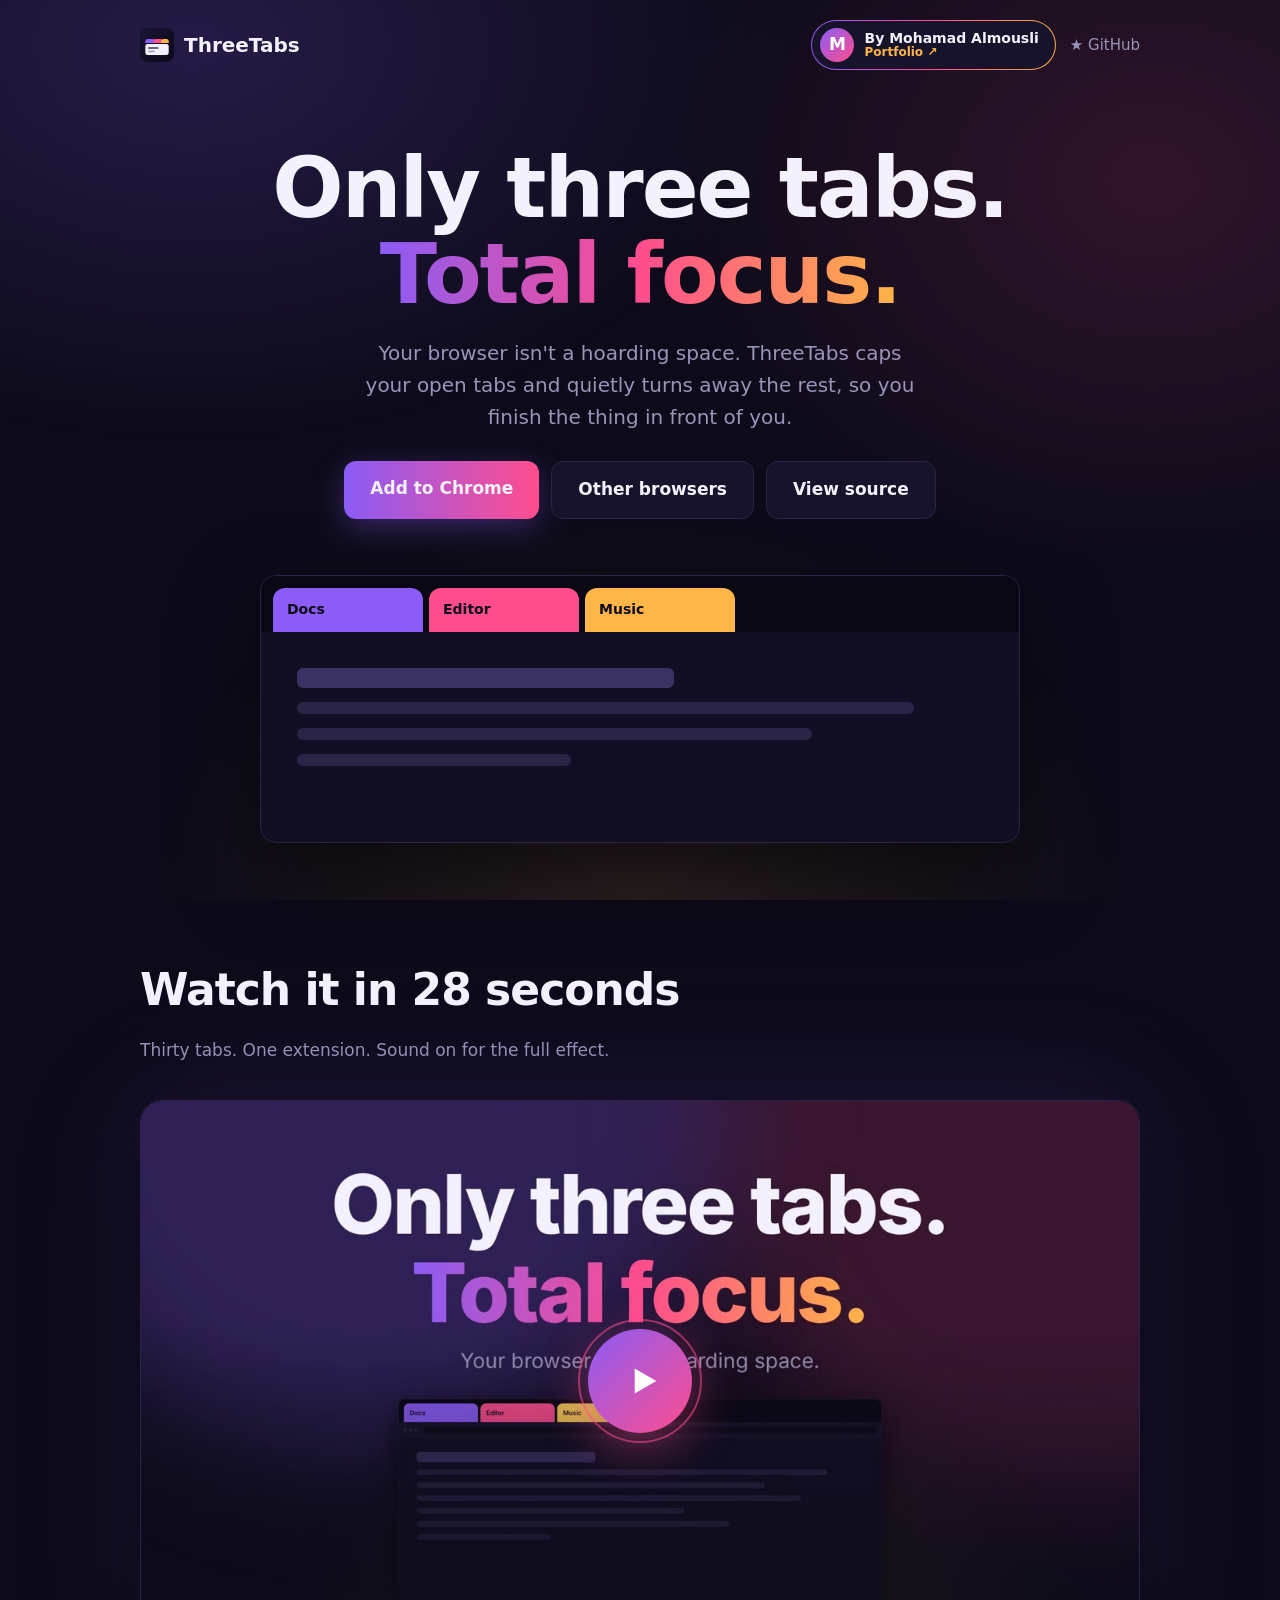
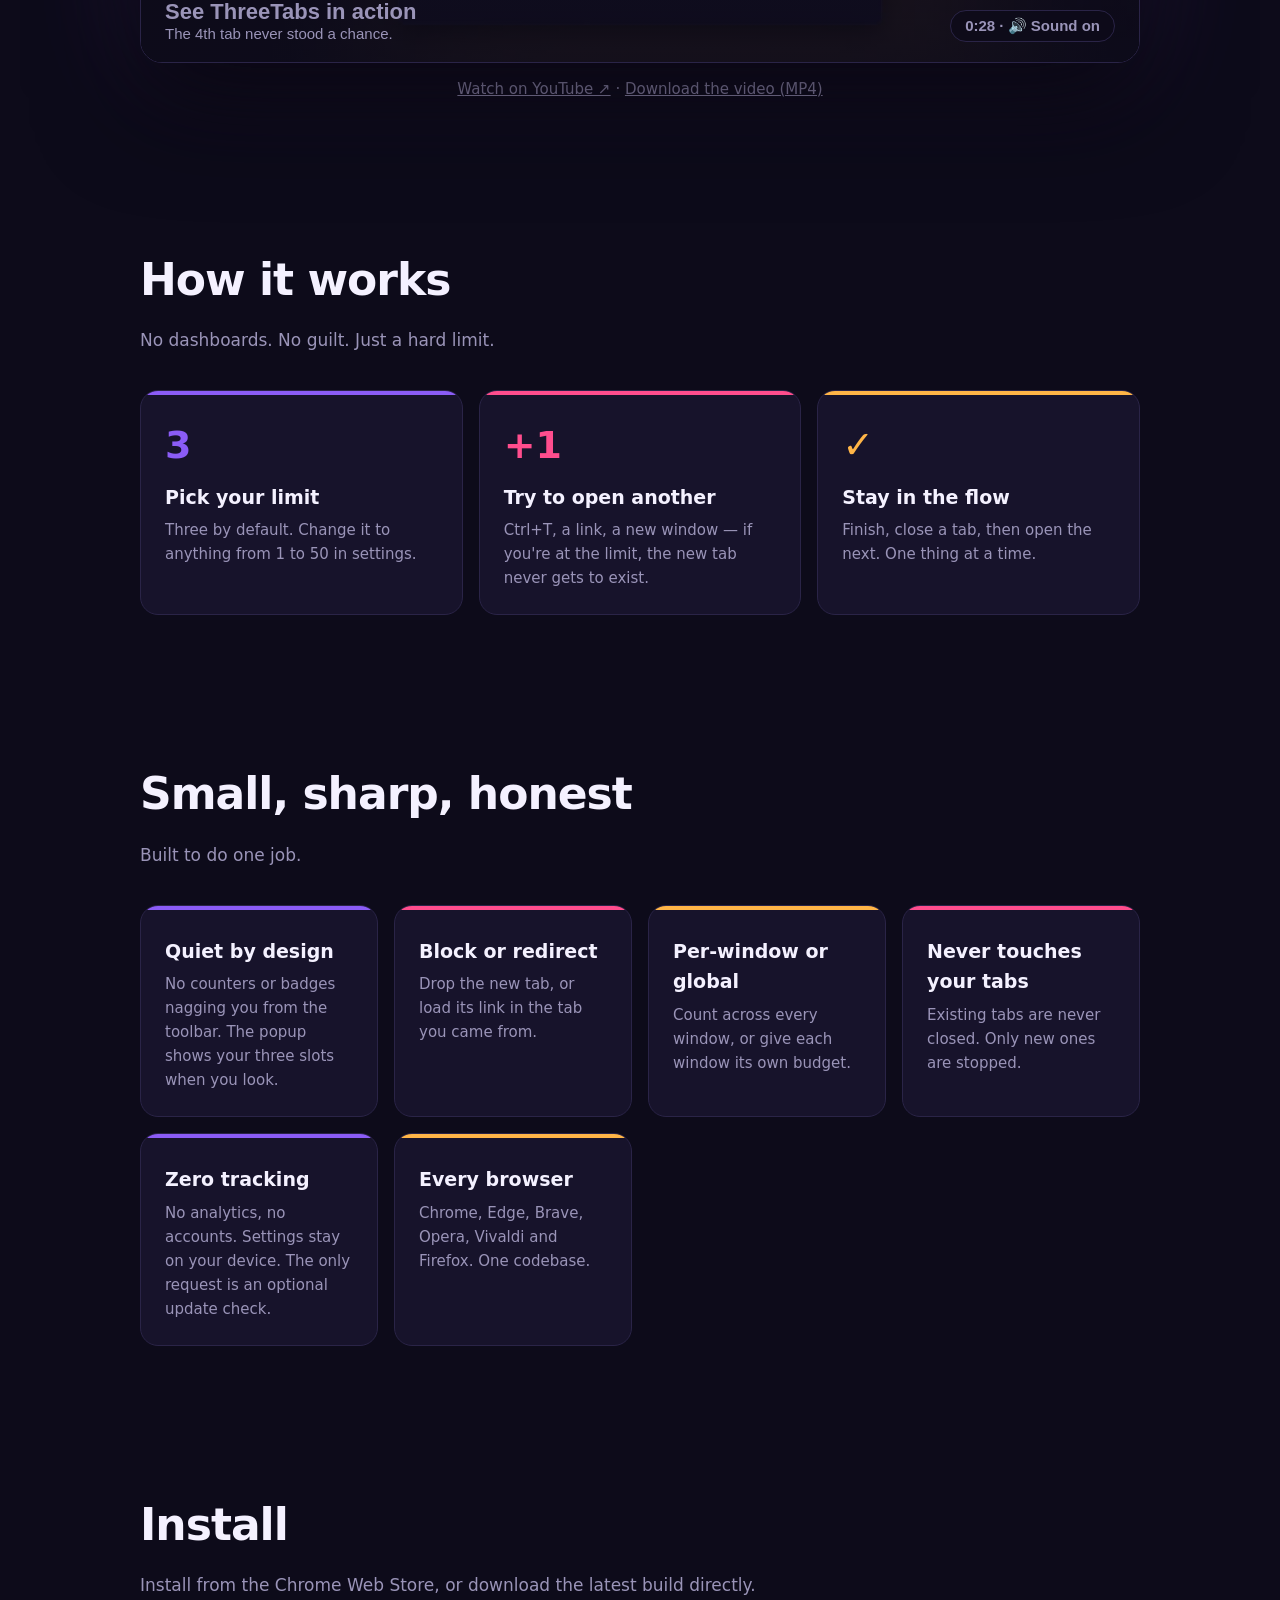
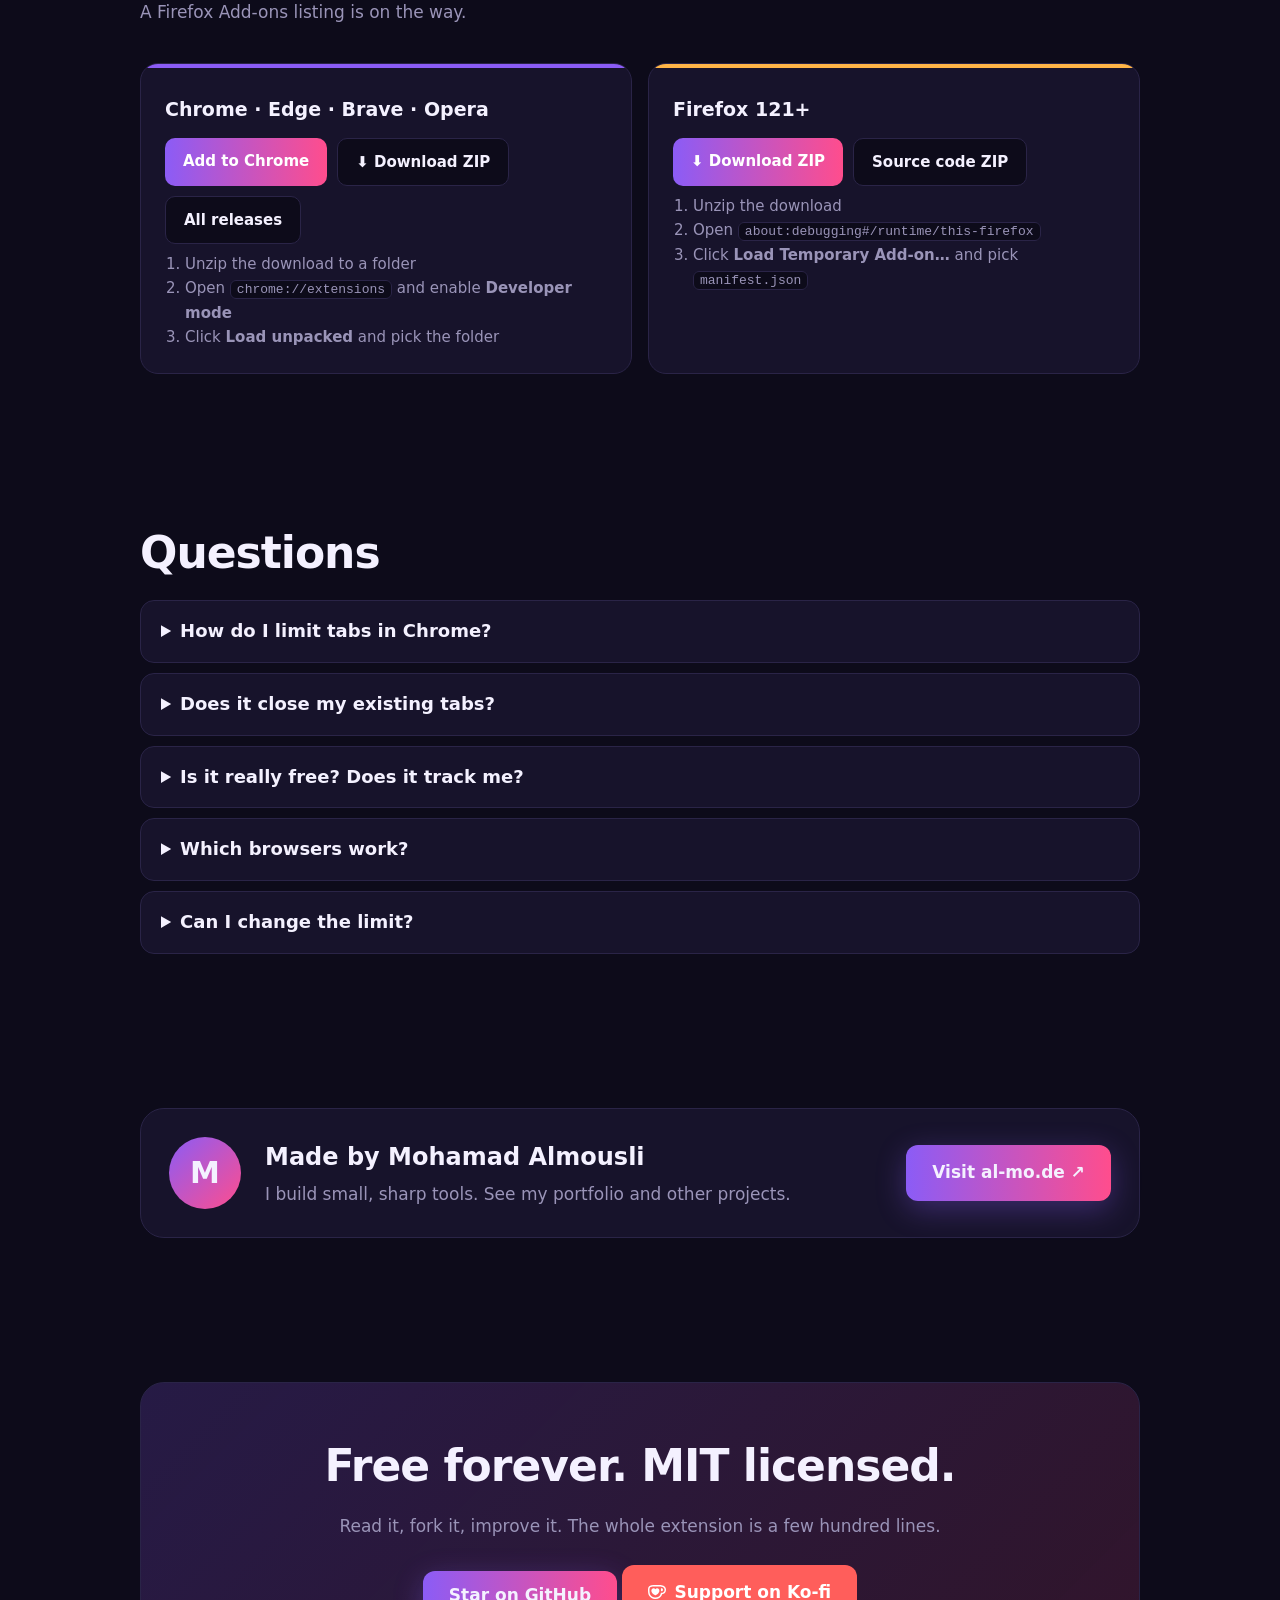
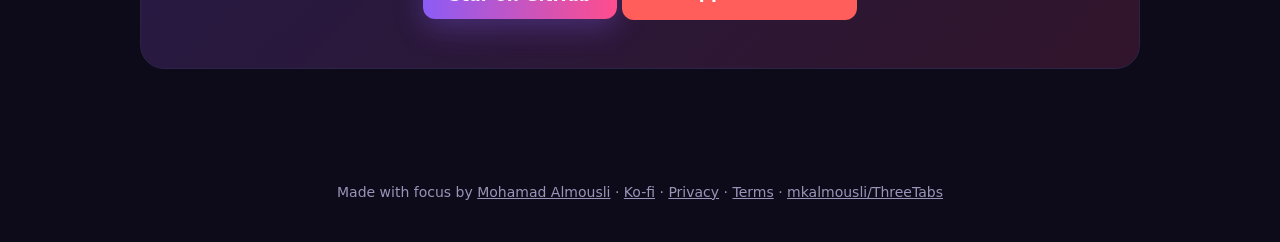
<file: docs/index.html>
<!doctype html>
<html lang="en"><head>
<meta charset="utf-8"><meta name="viewport" content="width=device-width,initial-scale=1">
<title>ThreeTabs: Tab Limiter Extension for Chrome, Edge &amp; Firefox | Focus with 3 Tabs</title>
<meta name="description" content="ThreeTabs is a free, open-source tab limiter. Limit your browser to 3 tabs (adjustable 1-50) and block new tabs so you stay focused. No tracking. Chrome, Edge, Brave and Firefox.">
<meta name="keywords" content="tab limiter, limit tabs, tab limit extension, chrome extension, firefox add-on, focus, productivity, block new tabs, too many tabs, open source">
<meta name="author" content="Mohamad Almousli">
<meta name="robots" content="index,follow,max-image-preview:large">
<meta name="theme-color" content="#0D0B1A">
<link rel="canonical" href="https://mkalmousli.github.io/ThreeTabs/">
<meta property="og:type" content="website"><meta property="og:site_name" content="ThreeTabs"><meta property="og:url" content="https://mkalmousli.github.io/ThreeTabs/">
<meta property="og:title" content="ThreeTabs: Only three tabs. Total focus.">
<meta property="og:description" content="A free, open-source extension that limits your browser to 3 tabs and blocks the rest. No tracking.">
<meta property="og:image" content="https://mkalmousli.github.io/ThreeTabs/assets/og.png"><meta property="og:image:width" content="1280"><meta property="og:image:height" content="640"><meta property="og:image:alt" content="ThreeTabs: Only three tabs. Total focus.">
<meta name="twitter:card" content="summary_large_image"><meta name="twitter:title" content="ThreeTabs: Only three tabs. Total focus."><meta name="twitter:description" content="Limit your browser to 3 tabs and block the rest. Free and open source."><meta name="twitter:image" content="https://mkalmousli.github.io/ThreeTabs/assets/og.png">
<script type="application/ld+json">[{"@context":"https://schema.org","@type":"SoftwareApplication","name":"ThreeTabs","alternateName":"Three Tabs tab limiter","applicationCategory":"BrowserApplication","operatingSystem":"Chrome, Microsoft Edge, Brave, Opera, Vivaldi, Firefox","description":"A free, open-source browser extension that limits you to 3 tabs (adjustable from 1 to 50) and blocks new tabs to help you focus.","softwareVersion":"1.0.0","url":"https://mkalmousli.github.io/ThreeTabs/","image":"https://mkalmousli.github.io/ThreeTabs/assets/og.png","downloadUrl":"https://github.com/mkalmousli/ThreeTabs/releases/latest/download/threetabs.zip","license":"https://opensource.org/licenses/MIT","isAccessibleForFree":true,"offers":{"@type":"Offer","price":"0","priceCurrency":"USD"},"author":{"@type":"Person","name":"Mohamad Almousli","url":"https://al-mo.de","sameAs":["https://github.com/mkalmousli","https://ko-fi.com/mkalmousli"]}},{"@context":"https://schema.org","@type":"FAQPage","mainEntity":[{"@type":"Question","name":"How do I limit the number of tabs in Chrome?","acceptedAnswer":{"@type":"Answer","text":"Install ThreeTabs. It limits your browser to 3 open tabs by default and closes any new tab you open beyond the limit. You can change the limit from 1 to 50 in the settings."}},{"@type":"Question","name":"Does ThreeTabs close my existing tabs?","acceptedAnswer":{"@type":"Answer","text":"No. Tabs that are already open are never closed. Only new tabs and windows beyond your limit are blocked."}},{"@type":"Question","name":"Is ThreeTabs free and does it track me?","acceptedAnswer":{"@type":"Answer","text":"ThreeTabs is free and open source under the MIT license. It has no analytics, no ads and no accounts. The only network request is an optional daily check for a new version on GitHub, which can be turned off."}},{"@type":"Question","name":"Which browsers does ThreeTabs support?","acceptedAnswer":{"@type":"Answer","text":"Chrome, Microsoft Edge, Brave, Opera, Vivaldi and Firefox 121 or newer."}},{"@type":"Question","name":"Can I change the tab limit?","acceptedAnswer":{"@type":"Answer","text":"Yes. Choose any limit from 1 to 50, count tabs across all windows or per window, and choose whether blocked links are dropped or opened in your current tab."}}]},{"@context":"https://schema.org","@type":"VideoObject","name":"ThreeTabs: Only three tabs. Total focus.","description":"A 28-second look at ThreeTabs, the free open-source extension that limits your browser to 3 tabs and blocks the rest.","thumbnailUrl":"https://mkalmousli.github.io/ThreeTabs/assets/ad-poster.jpg","uploadDate":"2026-10-04","duration":"PT28S","embedUrl":"https://www.youtube.com/embed/MwVf7IvHXTM","contentUrl":"https://mkalmousli.github.io/ThreeTabs/assets/threetabs-ad.mp4"}]</script>
<link rel="icon" href="assets/favicon.png">
<style>
:root{--bg:#0D0B1A;--panel:#17132B;--line:#2A2447;--text:#F4F1FF;--muted:#9A94B8;--violet:#8B5CF6;--pink:#FF4D8D;--amber:#FFB547}
*{box-sizing:border-box}html{scroll-behavior:smooth}
body{margin:0;background:var(--bg);color:var(--text);font:17px/1.6 system-ui,-apple-system,"Segoe UI",Roboto,sans-serif;overflow-x:hidden}
body:before{content:"";position:fixed;inset:0;z-index:-1;background:radial-gradient(600px 400px at 15% 5%,#8B5CF633,transparent),radial-gradient(500px 400px at 90% 20%,#FF4D8D26,transparent),radial-gradient(500px 400px at 50% 100%,#FFB54720,transparent)}
a{color:inherit}.wrap{max-width:1040px;margin:0 auto;padding:0 20px}
nav{display:flex;justify-content:space-between;align-items:center;padding:20px 0}
nav .logo{display:flex;gap:10px;align-items:center;font-weight:800;font-size:20px;text-decoration:none}nav img{width:34px;height:34px}
nav .links{display:flex;gap:22px}nav a.gh{font-size:15px;color:var(--muted);text-decoration:none}nav a.gh:hover{color:var(--text)}
.hero{text-align:center;padding:56px 0 40px}
h1{font-size:clamp(40px,8vw,84px);line-height:1.02;margin:0 0 20px;letter-spacing:-2px}
h1 em{font-style:normal;background:linear-gradient(90deg,var(--violet),var(--pink),var(--amber));-webkit-background-clip:text;background-clip:text;color:transparent}
.hero p{max-width:560px;margin:0 auto 28px;color:var(--muted);font-size:20px}
.btns{display:flex;gap:12px;justify-content:center;flex-wrap:wrap}
.btn{padding:14px 26px;border-radius:12px;font-weight:700;text-decoration:none;border:1px solid var(--line);background:var(--panel)}
.btn.main{background:linear-gradient(90deg,var(--violet),var(--pink));border:0;box-shadow:0 8px 30px #8B5CF655}
.btn.kofi{background:#FF5E5B;border:0;color:#fff;display:inline-flex;gap:8px;align-items:center}.btn.kofi img{filter:invert(1)}
.btn:hover{transform:translateY(-2px)}
/* browser demo */
.browser{max-width:760px;margin:56px auto 0;background:#120F24;border:1px solid var(--line);border-radius:16px;box-shadow:0 30px 80px #0008;overflow:hidden;text-align:left}
.strip{display:flex;gap:6px;padding:12px 12px 0;background:#0A0815;height:56px;position:relative}
.tab{flex:0 0 150px;height:44px;border-radius:12px 12px 0 0;padding:10px 14px;font-size:14px;font-weight:600;color:#0D0B1A;white-space:nowrap;overflow:hidden;animation:pop .6s both}
.tab:nth-child(1){background:var(--violet);animation-delay:.2s}.tab:nth-child(2){background:var(--pink);animation-delay:.5s}.tab:nth-child(3){background:var(--amber);animation-delay:.8s}
.tab.fourth{background:#6B6785;position:absolute;left:512px;top:12px;opacity:0;animation:intruder 5s 1.6s infinite}
@keyframes pop{from{transform:translateY(40px);opacity:0}}
@keyframes intruder{0%{transform:translateY(40px) scale(.9);opacity:0}12%{transform:none;opacity:1}28%{transform:translateX(-5px)}34%{transform:translateX(5px)}40%{transform:translateX(-3px)}46%{transform:none;opacity:1;filter:none}60%{transform:scale(.4) rotate(8deg);opacity:0;filter:blur(3px)}100%{opacity:0}}
.page{padding:36px;min-height:210px;position:relative}
.page .l{height:12px;border-radius:6px;background:var(--line);margin-bottom:14px}.l:nth-child(1){width:55%;background:#3a3263;height:20px}.l:nth-child(2){width:90%}.l:nth-child(3){width:75%}
.stamp{position:absolute;right:36px;bottom:30px;border:3px solid var(--pink);color:var(--pink);font-weight:900;letter-spacing:3px;padding:6px 14px;border-radius:8px;transform:rotate(-8deg);opacity:0;animation:stamp 5s 1.6s infinite}
@keyframes stamp{0%,44%{opacity:0;transform:rotate(-8deg) scale(2)}50%{opacity:1;transform:rotate(-8deg) scale(1)}85%{opacity:1}100%{opacity:0}}
section{padding:72px 0}h2{font-size:clamp(28px,5vw,44px);letter-spacing:-1px;margin:0 0 12px}
.sub{color:var(--muted);max-width:620px;margin:0 0 36px}
.grid{display:grid;grid-template-columns:repeat(auto-fit,minmax(230px,1fr));gap:16px}
.card{background:var(--panel);border:1px solid var(--line);border-radius:18px;padding:24px;position:relative;overflow:hidden}
.card:before{content:"";position:absolute;left:0;top:0;right:0;height:4px;background:var(--c)}
.card h3{margin:6px 0 6px;font-size:19px}.card p{margin:0;color:var(--muted);font-size:15px}.card .n{font-size:38px;font-weight:900;color:var(--c)}
.steps .card:nth-child(1){--c:var(--violet)}.steps .card:nth-child(2){--c:var(--pink)}.steps .card:nth-child(3){--c:var(--amber)}
.feat .card{--c:var(--violet)}.feat .card:nth-child(2n){--c:var(--pink)}.feat .card:nth-child(3n){--c:var(--amber)}
.install{display:grid;grid-template-columns:repeat(auto-fit,minmax(280px,1fr));gap:16px}
.install ol{margin:8px 0 0;padding-left:20px;color:var(--muted);font-size:15px}code{background:#0D0B1A;border:1px solid var(--line);padding:1px 6px;border-radius:6px;font-size:13px}
.cta{text-align:center;background:linear-gradient(135deg,#8B5CF633,#FF4D8D26);border:1px solid var(--line);border-radius:24px;padding:48px 20px}
footer{padding:40px 0;text-align:center;color:var(--muted);font-size:14px}
@media(max-width:640px){.tab{flex-basis:30%}.tab.fourth{left:calc(90% + 12px)}.page{padding:20px}}
@media(prefers-reduced-motion:reduce){*{animation:none!important}.stamp{opacity:1}}

nav .links{display:flex;gap:14px;align-items:center}
.who{display:flex;align-items:center;gap:10px;padding:7px 16px 7px 8px;border-radius:999px;text-decoration:none;color:var(--text);background:linear-gradient(var(--panel),var(--panel)) padding-box,linear-gradient(90deg,var(--violet),var(--pink),var(--amber)) border-box;border:1.5px solid transparent;transition:transform .2s,box-shadow .2s}
.who:hover{transform:translateY(-2px);box-shadow:0 8px 28px #8B5CF655}
.who .av{width:34px;height:34px;border-radius:50%;display:grid;place-items:center;font-weight:800;background:linear-gradient(135deg,var(--violet),var(--pink));color:#fff}
.who span+span{display:flex;flex-direction:column;line-height:1.15;text-align:left}.who b{font-size:14px}.who small{font-size:12px;color:var(--amber);font-weight:700}
@media(max-width:640px){.who b{display:none}.who{padding:6px 14px 6px 6px}.who small{font-size:14px}nav a.gh{display:none}}
/* video */
.player{position:relative;border-radius:22px;overflow:hidden;background:#000;border:1px solid var(--line);box-shadow:0 40px 100px #000a,0 0 120px #8B5CF633;aspect-ratio:16/9}
.player iframe{position:absolute;inset:0;width:100%;height:100%;border:0}.vlinks{text-align:center;color:var(--muted);font-size:15px;margin:14px 0 0}.vlinks a{color:var(--muted)}.vlinks a:hover{color:var(--text)}
.player .cover{position:absolute;inset:0;border:0;padding:0;cursor:pointer;background:var(--poster) center/cover;display:grid;place-items:center;transition:opacity .35s}
.player .cover:before{content:"";position:absolute;inset:0;background:linear-gradient(#0D0B1A00 40%,#0D0B1Acc)}
.player.playing .cover{opacity:0;pointer-events:none}
.play{position:relative;width:104px;height:104px;border-radius:50%;background:linear-gradient(135deg,var(--violet),var(--pink));display:grid;place-items:center;box-shadow:0 12px 50px #FF4D8D77;transition:transform .2s}
.play:before{content:"";position:absolute;inset:-10px;border-radius:50%;border:2px solid #FF4D8D88;animation:ping 2s infinite}
.play svg{width:40px;height:40px;margin-left:6px;fill:#fff}
.cover:hover .play,.cover:focus-visible .play{transform:scale(1.1)}
.cover:focus-visible{outline:3px solid var(--amber);outline-offset:-6px}
@keyframes ping{0%{transform:scale(.9);opacity:1}100%{transform:scale(1.5);opacity:0}}
.cover .meta{position:absolute;left:24px;bottom:20px;right:24px;display:flex;justify-content:space-between;align-items:flex-end;gap:12px;text-align:left}
.cover .meta strong{font-size:22px;display:block}.cover .meta span{color:var(--muted);font-size:15px}
.chip{background:#0D0B1Acc;border:1px solid var(--line);border-radius:999px;padding:6px 14px;font-size:14px;font-weight:700;color:var(--text);white-space:nowrap}
@media(prefers-reduced-motion:reduce){.play:before{animation:none}}
/* install */
.dl{display:flex;flex-wrap:wrap;gap:10px;margin:14px 0 4px}
.dl a{padding:11px 18px;border-radius:10px;font-weight:700;font-size:15px;text-decoration:none;background:linear-gradient(90deg,var(--violet),var(--pink));color:#fff}
.dl a.alt{background:var(--bg);border:1px solid var(--line);color:var(--text)}
.dl a:hover{filter:brightness(1.1)}
/* maker + faq */
.maker{display:flex;gap:24px;align-items:center;flex-wrap:wrap;background:var(--panel);border:1px solid var(--line);border-radius:24px;padding:28px}
.maker .av{width:72px;height:72px;border-radius:50%;display:grid;place-items:center;font-size:30px;font-weight:800;background:linear-gradient(135deg,var(--violet),var(--pink))}
.maker div.t{flex:1;min-width:240px}.maker h3{margin:0 0 4px;font-size:24px}.maker p{margin:0;color:var(--muted)}
details{background:var(--panel);border:1px solid var(--line);border-radius:14px;padding:16px 20px;margin-bottom:10px}
summary{cursor:pointer;font-weight:700;font-size:18px}details p{color:var(--muted);margin:10px 0 0}
</style></head><body>
<div class="wrap">
<nav><a class="logo" href="#"><img src="assets/logo.svg" alt="">ThreeTabs</a><span class="links"><a class="who" href="https://al-mo.de" rel="author" title="Visit Mohamad Almousli's portfolio"><span class="av">M</span><span><b>By Mohamad Almousli</b><small>Portfolio ↗</small></span></a><a class="gh" href="https://github.com/mkalmousli/ThreeTabs">★ GitHub</a></span></nav>
<header class="hero">
  <h1>Only three tabs.<br><em>Total focus.</em></h1>
  <p>Your browser isn't a hoarding space. ThreeTabs caps your open tabs and quietly turns away the rest, so you finish the thing in front of you.</p>
  <div class="btns"><a class="btn main" href="https://chromewebstore.google.com/detail/threetabs/lkgbcfmfapocbabpnnemkmekmkffbeha" rel="noopener">Add to Chrome</a><a class="btn" href="#install">Other browsers</a><a class="btn" href="https://github.com/mkalmousli/ThreeTabs">View source</a></div>
  <div class="browser" aria-hidden="true">
    <div class="strip"><div class="tab">Docs</div><div class="tab">Editor</div><div class="tab">Music</div><div class="tab fourth">+ Another tab…</div></div>
    <div class="page"><div class="l"></div><div class="l"></div><div class="l"></div><div class="l" style="width:40%"></div><div class="stamp">BLOCKED</div></div>
  </div>
</header>

<section><h2>Watch it in 28 seconds</h2><p class="sub">Thirty tabs. One extension. Sound on for the full effect.</p>
<div class="player" id="player" style="--poster:url(assets/ad-poster.jpg)">
  
  <button class="cover" id="cover" aria-label="Play the ThreeTabs video on YouTube"><span class="play"><svg viewBox="0 0 24 24" aria-hidden="true"><path d="M7 4.5v15l13-7.5z"/></svg></span>
   <span class="meta"><span><strong>See ThreeTabs in action</strong><span>The 4th tab never stood a chance.</span></span><span class="chip">0:28 · 🔊 Sound on</span></span></button>
</div>
<p class="vlinks"><a href="https://www.youtube.com/watch?v=MwVf7IvHXTM" rel="noopener">Watch on YouTube ↗</a> · <a href="assets/threetabs-ad.mp4" download>Download the video (MP4)</a></p></section>

<section><h2>How it works</h2><p class="sub">No dashboards. No guilt. Just a hard limit.</p>
<div class="grid steps">
<div class="card"><div class="n">3</div><h3>Pick your limit</h3><p>Three by default. Change it to anything from 1 to 50 in settings.</p></div>
<div class="card"><div class="n">+1</div><h3>Try to open another</h3><p>Ctrl+T, a link, a new window — if you're at the limit, the new tab never gets to exist.</p></div>
<div class="card"><div class="n">✓</div><h3>Stay in the flow</h3><p>Finish, close a tab, then open the next. One thing at a time.</p></div>
</div></section>

<section><h2>Small, sharp, honest</h2><p class="sub">Built to do one job.</p>
<div class="grid feat">
<div class="card"><h3>Quiet by design</h3><p>No counters or badges nagging you from the toolbar. The popup shows your three slots when you look.</p></div>
<div class="card"><h3>Block or redirect</h3><p>Drop the new tab, or load its link in the tab you came from.</p></div>
<div class="card"><h3>Per-window or global</h3><p>Count across every window, or give each window its own budget.</p></div>
<div class="card"><h3>Never touches your tabs</h3><p>Existing tabs are never closed. Only new ones are stopped.</p></div>
<div class="card"><h3>Zero tracking</h3><p>No analytics, no accounts. Settings stay on your device. The only request is an optional update check.</p></div>
<div class="card"><h3>Every browser</h3><p>Chrome, Edge, Brave, Opera, Vivaldi and Firefox. One codebase.</p></div>
</div></section>

<section id="install"><h2>Install</h2><p class="sub">Install from the Chrome Web Store, or download the latest build directly. A Firefox Add-ons listing is on the way.</p>
<div class="install">
<div class="card" style="--c:var(--violet)"><h3>Chrome · Edge · Brave · Opera</h3>
<div class="dl"><a href="https://chromewebstore.google.com/detail/threetabs/lkgbcfmfapocbabpnnemkmekmkffbeha" rel="noopener">Add to Chrome</a><a class="alt" href="https://github.com/mkalmousli/ThreeTabs/releases/latest/download/threetabs.zip">⬇ Download ZIP</a><a class="alt" href="https://github.com/mkalmousli/ThreeTabs/releases/latest">All releases</a></div>
<ol><li>Unzip the download to a folder</li><li>Open <code>chrome://extensions</code> and enable <b>Developer mode</b></li><li>Click <b>Load unpacked</b> and pick the folder</li></ol></div>
<div class="card" style="--c:var(--amber)"><h3>Firefox 121+</h3>
<div class="dl"><a href="https://github.com/mkalmousli/ThreeTabs/releases/latest/download/threetabs.zip">⬇ Download ZIP</a><a class="alt" href="https://github.com/mkalmousli/ThreeTabs/archive/refs/heads/main.zip">Source code ZIP</a></div>
<ol><li>Unzip the download</li><li>Open <code>about:debugging#/runtime/this-firefox</code></li><li>Click <b>Load Temporary Add-on…</b> and pick <code>manifest.json</code></li></ol></div>
</div></section>

<section><h2>Questions</h2>
<details><summary>How do I limit tabs in Chrome?</summary><p>Install ThreeTabs. It allows 3 open tabs by default and closes any new tab beyond that. Change the limit from 1 to 50 in the settings.</p></details>
<details><summary>Does it close my existing tabs?</summary><p>No. Tabs that are already open are never touched. Only new tabs and windows beyond your limit are blocked.</p></details>
<details><summary>Is it really free? Does it track me?</summary><p>Free and open source (MIT). No analytics, no ads, no accounts. The only network request is an optional daily version check on GitHub that you can turn off.</p></details>
<details><summary>Which browsers work?</summary><p>Chrome, Edge, Brave, Opera, Vivaldi and Firefox 121 or newer.</p></details>
<details><summary>Can I change the limit?</summary><p>Yes: any number from 1 to 50, counted across all windows or per window. Blocked links can be dropped or opened in your current tab.</p></details>
</section>

<section><div class="maker"><div class="av">M</div><div class="t"><h3>Made by Mohamad Almousli</h3><p>I build small, sharp tools. See my portfolio and other projects.</p></div><a class="btn main" href="https://al-mo.de" rel="author">Visit al-mo.de ↗</a></div></section>

<section><div class="cta"><h2>Free forever. MIT licensed.</h2><p class="sub" style="margin:0 auto 24px">Read it, fork it, improve it. The whole extension is a few hundred lines.</p><a class="btn main" href="https://github.com/mkalmousli/ThreeTabs">Star on GitHub</a> <a class="btn kofi" href="https://ko-fi.com/mkalmousli"><img src="assets/kofi.svg" alt="" width="18" height="18"> Support on Ko-fi</a></div></section>
<footer>Made with focus by <a href="https://al-mo.de" rel="author">Mohamad Almousli</a> · <a href="https://ko-fi.com/mkalmousli">Ko-fi</a> · <a href="privacy.html">Privacy</a> · <a href="terms.html">Terms</a> · <a href="https://github.com/mkalmousli/ThreeTabs">mkalmousli/ThreeTabs</a></footer>
</div>
<script>
(()=>{const p=document.getElementById('player'),c=document.getElementById('cover');
// Facade: YouTube only loads after the click, so visiting the page contacts no third party.
c.addEventListener('click',()=>{const f=document.createElement('iframe');
f.src='https://www.youtube-nocookie.com/embed/MwVf7IvHXTM?autoplay=1&rel=0&modestbranding=1&playsinline=1';
f.title='ThreeTabs promo video';f.allow='autoplay; encrypted-media; picture-in-picture; fullscreen';f.allowFullscreen=true;
p.appendChild(f);p.classList.add('playing');});})();
</script></body></html>
</file>
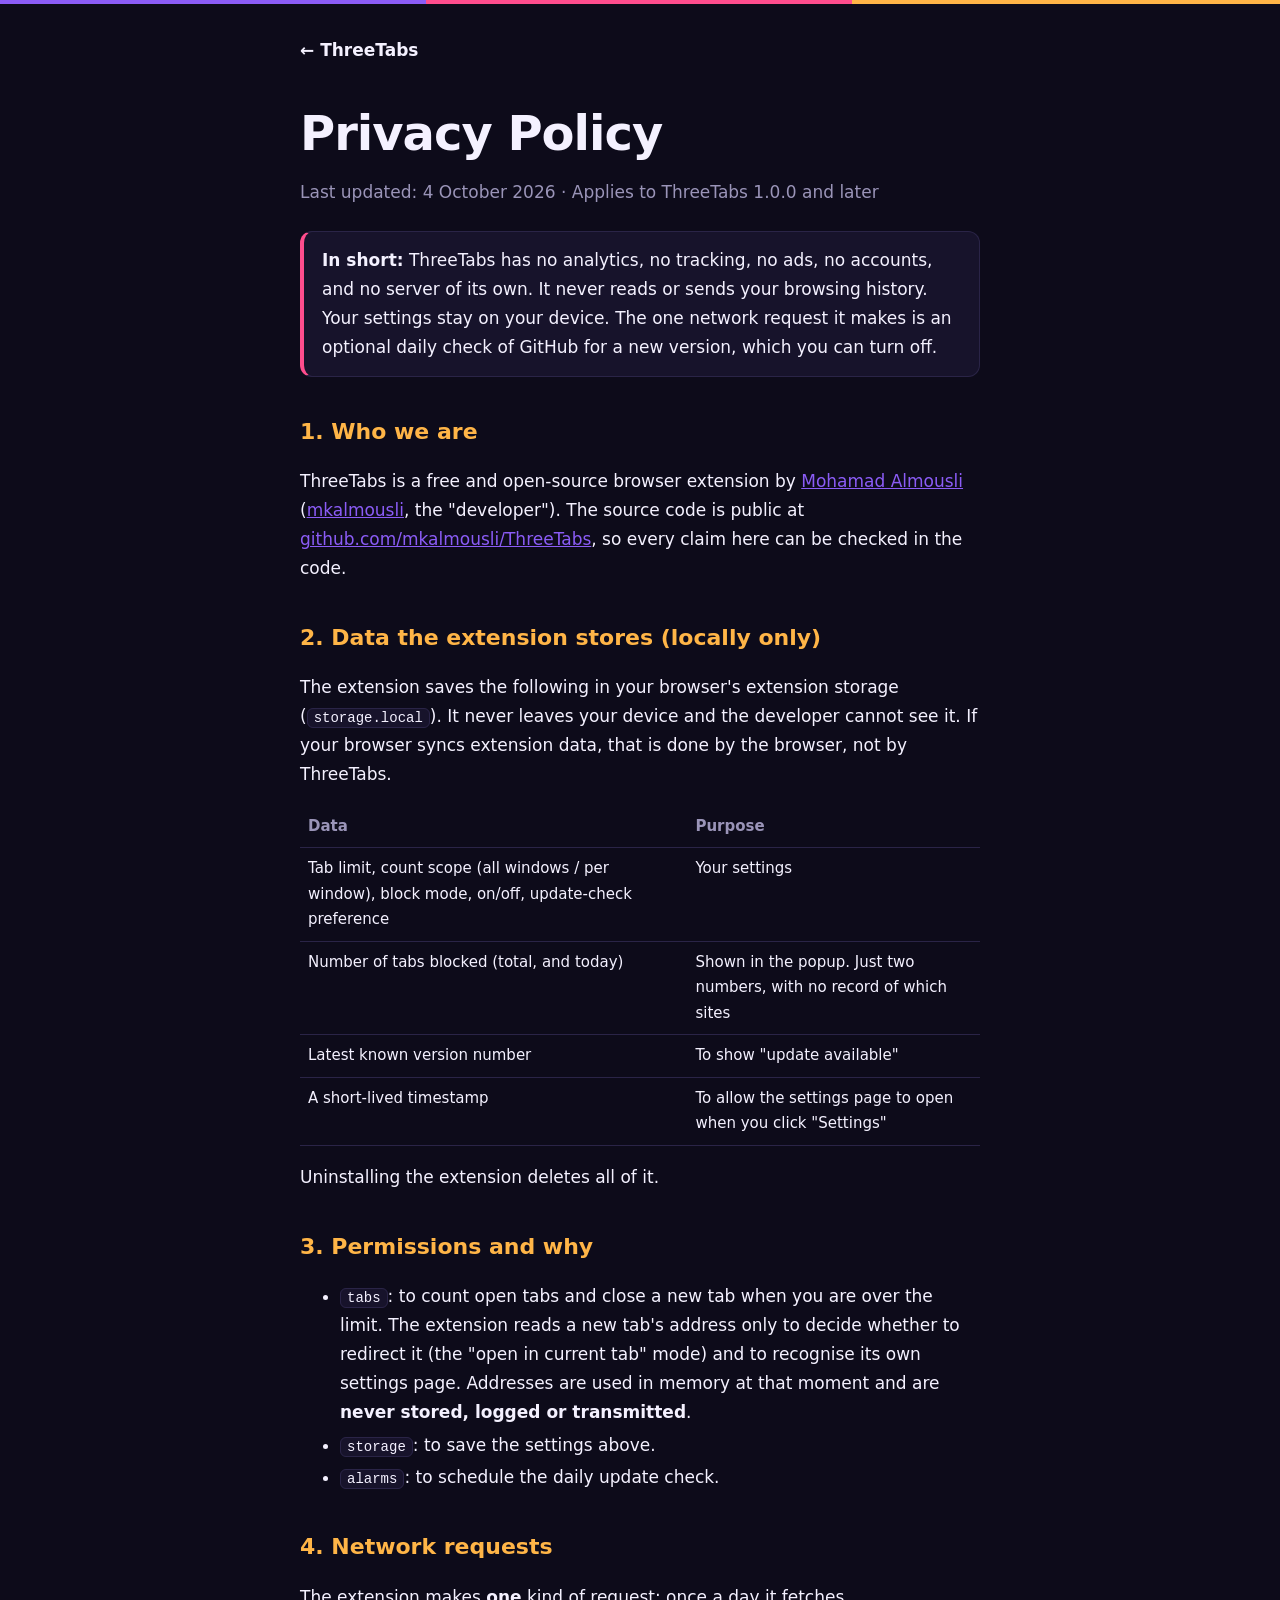
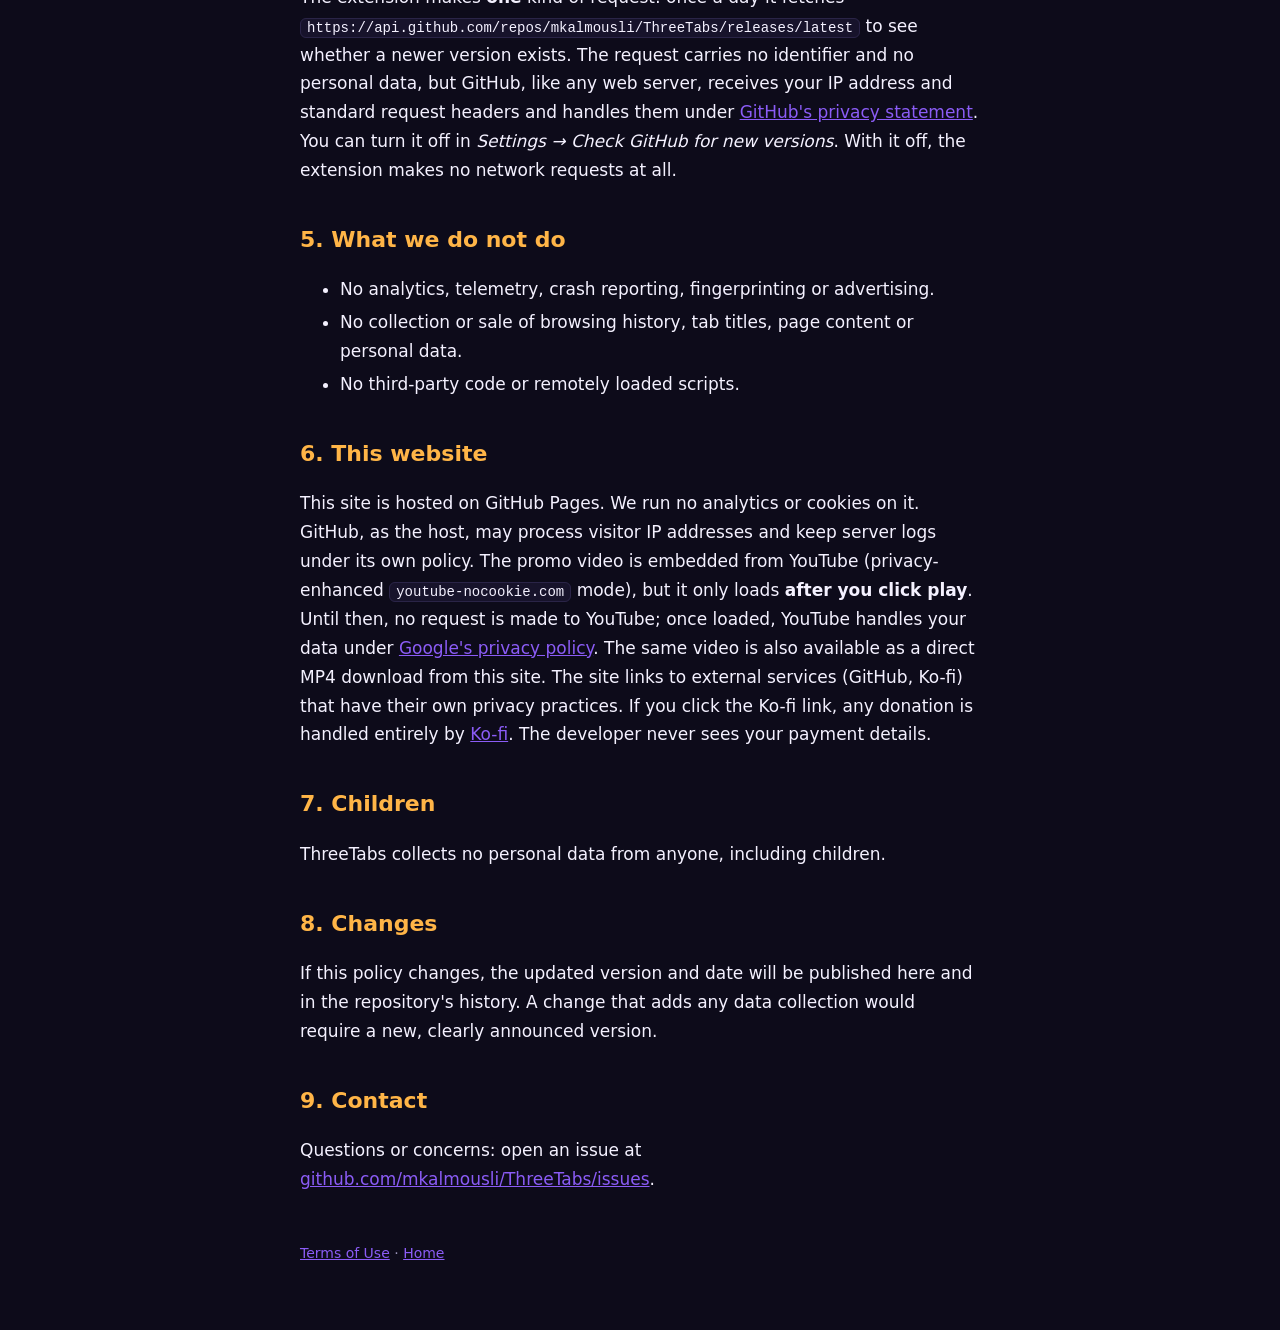
<file: docs/privacy.html>
<!doctype html><html lang="en"><head><meta charset="utf-8"><meta name="viewport" content="width=device-width,initial-scale=1">
<title>Privacy Policy — ThreeTabs</title><link rel="canonical" href="https://mkalmousli.github.io/ThreeTabs/privacy.html"><meta name="author" content="Mohamad Almousli"><link rel="icon" href="assets/favicon.png"><link rel="stylesheet" href="legal.css"></head><body>
<div class="tri"></div><main>
<nav><a href="./">← ThreeTabs</a></nav>
<h1>Privacy Policy</h1><p class="meta">Last updated: 4 October 2026 · Applies to ThreeTabs 1.0.0 and later</p>
<p class="tldr"><b>In short:</b> ThreeTabs has no analytics, no tracking, no ads, no accounts, and no server of its own. It never reads or sends your browsing history. Your settings stay on your device. The one network request it makes is an optional daily check of GitHub for a new version, which you can turn off.</p>

<h2>1. Who we are</h2>
<p>ThreeTabs is a free and open-source browser extension by <a href="https://al-mo.de">Mohamad Almousli</a> (<a href="https://github.com/mkalmousli">mkalmousli</a>, the "developer"). The source code is public at <a href="https://github.com/mkalmousli/ThreeTabs">github.com/mkalmousli/ThreeTabs</a>, so every claim here can be checked in the code.</p>

<h2>2. Data the extension stores (locally only)</h2>
<p>The extension saves the following in your browser's extension storage (<code>storage.local</code>). It never leaves your device and the developer cannot see it. If your browser syncs extension data, that is done by the browser, not by ThreeTabs.</p>
<table>
<tr><th>Data</th><th>Purpose</th></tr>
<tr><td>Tab limit, count scope (all windows / per window), block mode, on/off, update-check preference</td><td>Your settings</td></tr>
<tr><td>Number of tabs blocked (total, and today)</td><td>Shown in the popup. Just two numbers, with no record of which sites</td></tr>
<tr><td>Latest known version number</td><td>To show "update available"</td></tr>
<tr><td>A short-lived timestamp</td><td>To allow the settings page to open when you click "Settings"</td></tr>
</table>
<p>Uninstalling the extension deletes all of it.</p>

<h2>3. Permissions and why</h2>
<ul>
<li><code>tabs</code>: to count open tabs and close a new tab when you are over the limit. The extension reads a new tab's address only to decide whether to redirect it (the "open in current tab" mode) and to recognise its own settings page. Addresses are used in memory at that moment and are <b>never stored, logged or transmitted</b>.</li>
<li><code>storage</code>: to save the settings above.</li>
<li><code>alarms</code>: to schedule the daily update check.</li>
</ul>

<h2>4. Network requests</h2>
<p>The extension makes <b>one</b> kind of request: once a day it fetches <code>https://api.github.com/repos/mkalmousli/ThreeTabs/releases/latest</code> to see whether a newer version exists. The request carries no identifier and no personal data, but GitHub, like any web server, receives your IP address and standard request headers and handles them under <a href="https://docs.github.com/en/site-policy/privacy-policies/github-general-privacy-statement">GitHub's privacy statement</a>. You can turn it off in <i>Settings → Check GitHub for new versions</i>. With it off, the extension makes no network requests at all.</p>

<h2>5. What we do not do</h2>
<ul>
<li>No analytics, telemetry, crash reporting, fingerprinting or advertising.</li>
<li>No collection or sale of browsing history, tab titles, page content or personal data.</li>
<li>No third-party code or remotely loaded scripts.</li>
</ul>

<h2>6. This website</h2>
<p>This site is hosted on GitHub Pages. We run no analytics or cookies on it. GitHub, as the host, may process visitor IP addresses and keep server logs under its own policy. The promo video is embedded from YouTube (privacy-enhanced <code>youtube-nocookie.com</code> mode), but it only loads <b>after you click play</b>. Until then, no request is made to YouTube; once loaded, YouTube handles your data under <a href="https://policies.google.com/privacy">Google's privacy policy</a>. The same video is also available as a direct MP4 download from this site. The site links to external services (GitHub, Ko-fi) that have their own privacy practices. If you click the Ko-fi link, any donation is handled entirely by <a href="https://ko-fi.com/home/privacy">Ko-fi</a>. The developer never sees your payment details.</p>

<h2>7. Children</h2>
<p>ThreeTabs collects no personal data from anyone, including children.</p>

<h2>8. Changes</h2>
<p>If this policy changes, the updated version and date will be published here and in the repository's history. A change that adds any data collection would require a new, clearly announced version.</p>

<h2>9. Contact</h2>
<p>Questions or concerns: open an issue at <a href="https://github.com/mkalmousli/ThreeTabs/issues">github.com/mkalmousli/ThreeTabs/issues</a>.</p>
<footer><a href="terms.html">Terms of Use</a> · <a href="./">Home</a></footer>
</main></body></html>
</file>
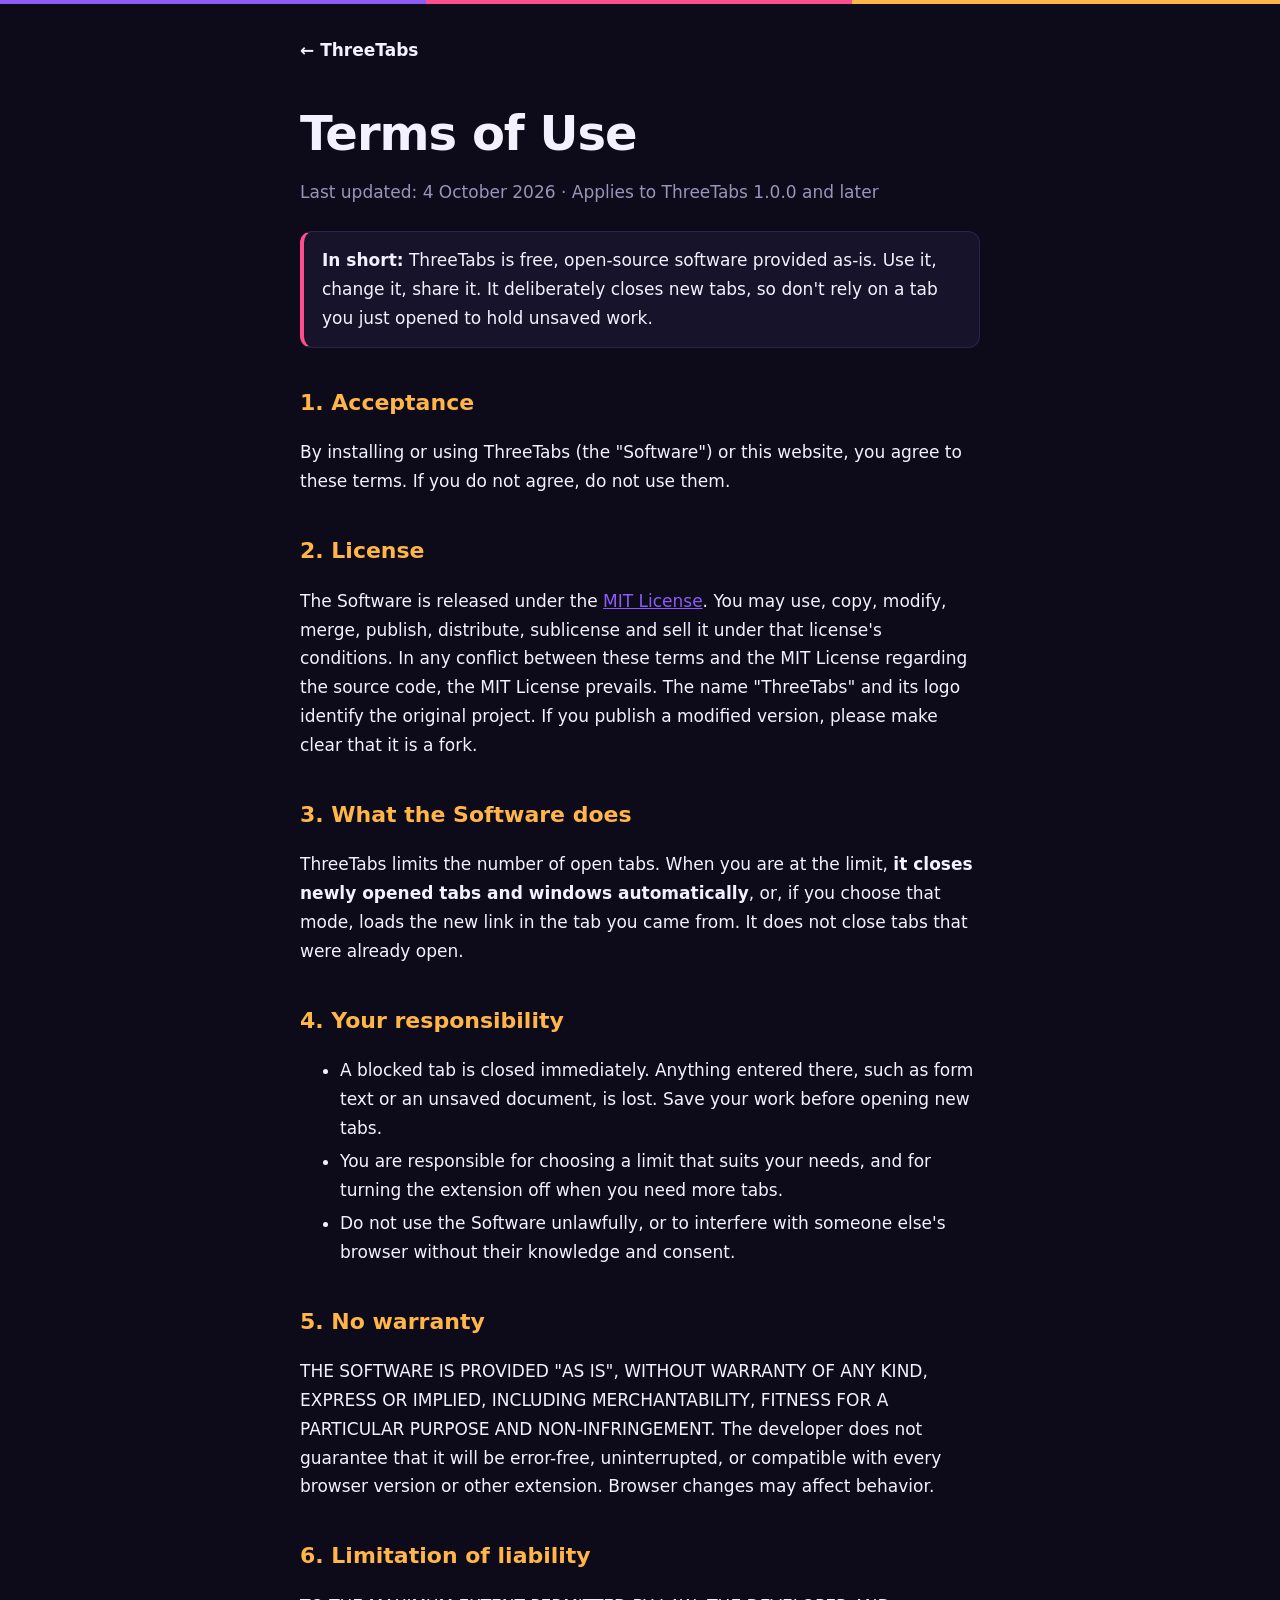
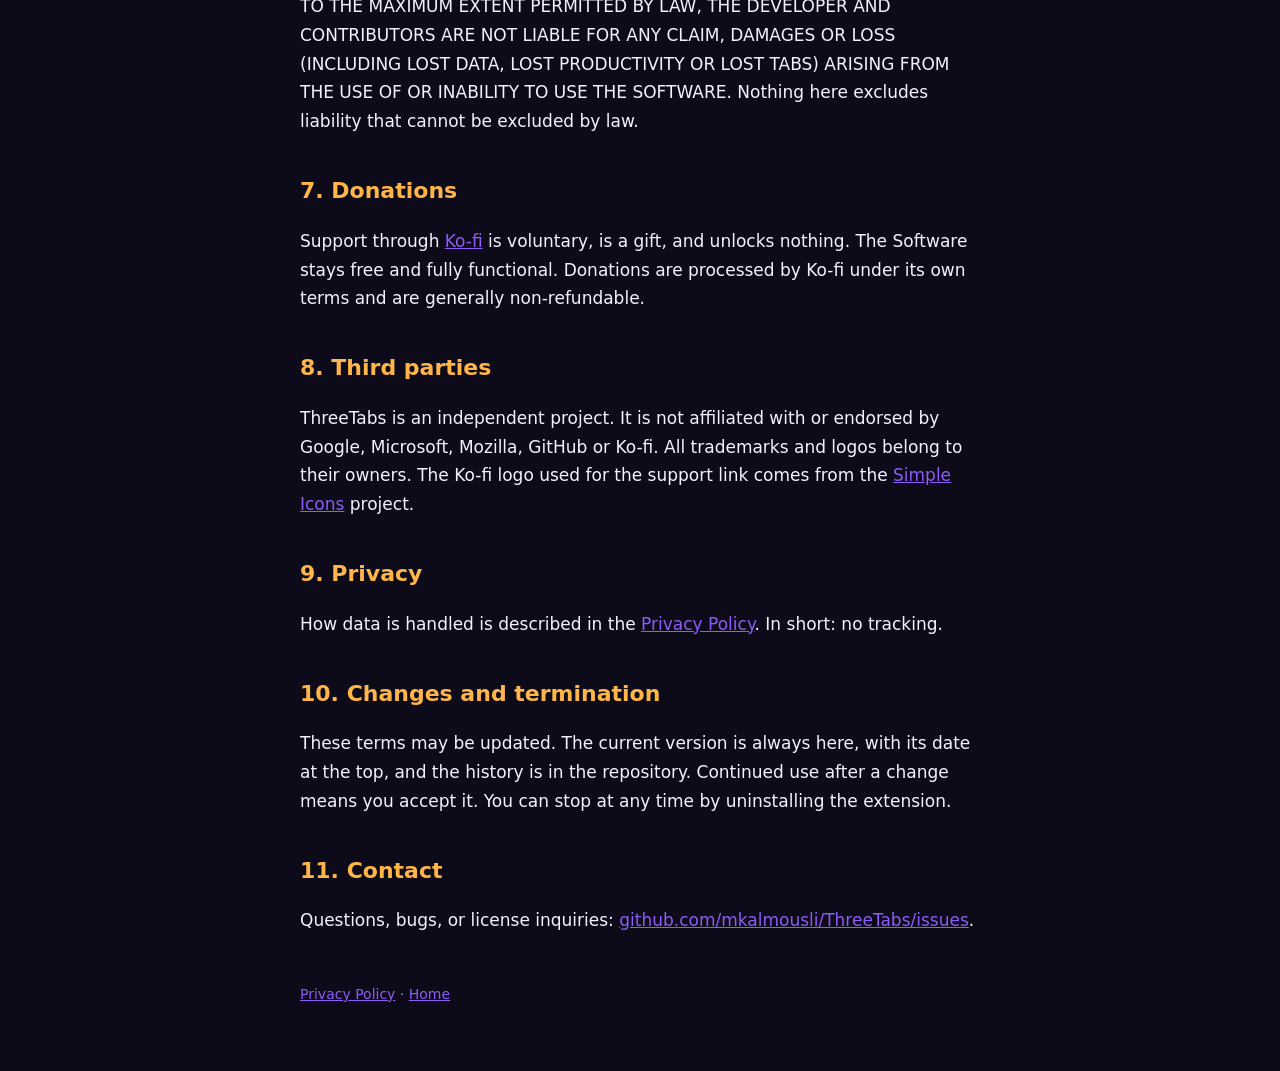
<file: docs/terms.html>
<!doctype html><html lang="en"><head><meta charset="utf-8"><meta name="viewport" content="width=device-width,initial-scale=1">
<title>Terms of Use — ThreeTabs</title><link rel="canonical" href="https://mkalmousli.github.io/ThreeTabs/terms.html"><meta name="author" content="Mohamad Almousli"><link rel="icon" href="assets/favicon.png"><link rel="stylesheet" href="legal.css"></head><body>
<div class="tri"></div><main>
<nav><a href="./">← ThreeTabs</a></nav>
<h1>Terms of Use</h1><p class="meta">Last updated: 4 October 2026 · Applies to ThreeTabs 1.0.0 and later</p>
<p class="tldr"><b>In short:</b> ThreeTabs is free, open-source software provided as-is. Use it, change it, share it. It deliberately closes new tabs, so don't rely on a tab you just opened to hold unsaved work.</p>

<h2>1. Acceptance</h2>
<p>By installing or using ThreeTabs (the "Software") or this website, you agree to these terms. If you do not agree, do not use them.</p>

<h2>2. License</h2>
<p>The Software is released under the <a href="https://github.com/mkalmousli/ThreeTabs/blob/main/LICENSE">MIT License</a>. You may use, copy, modify, merge, publish, distribute, sublicense and sell it under that license's conditions. In any conflict between these terms and the MIT License regarding the source code, the MIT License prevails. The name "ThreeTabs" and its logo identify the original project. If you publish a modified version, please make clear that it is a fork.</p>

<h2>3. What the Software does</h2>
<p>ThreeTabs limits the number of open tabs. When you are at the limit, <b>it closes newly opened tabs and windows automatically</b>, or, if you choose that mode, loads the new link in the tab you came from. It does not close tabs that were already open.</p>

<h2>4. Your responsibility</h2>
<ul>
<li>A blocked tab is closed immediately. Anything entered there, such as form text or an unsaved document, is lost. Save your work before opening new tabs.</li>
<li>You are responsible for choosing a limit that suits your needs, and for turning the extension off when you need more tabs.</li>
<li>Do not use the Software unlawfully, or to interfere with someone else's browser without their knowledge and consent.</li>
</ul>

<h2>5. No warranty</h2>
<p>THE SOFTWARE IS PROVIDED "AS IS", WITHOUT WARRANTY OF ANY KIND, EXPRESS OR IMPLIED, INCLUDING MERCHANTABILITY, FITNESS FOR A PARTICULAR PURPOSE AND NON-INFRINGEMENT. The developer does not guarantee that it will be error-free, uninterrupted, or compatible with every browser version or other extension. Browser changes may affect behavior.</p>

<h2>6. Limitation of liability</h2>
<p>TO THE MAXIMUM EXTENT PERMITTED BY LAW, THE DEVELOPER AND CONTRIBUTORS ARE NOT LIABLE FOR ANY CLAIM, DAMAGES OR LOSS (INCLUDING LOST DATA, LOST PRODUCTIVITY OR LOST TABS) ARISING FROM THE USE OF OR INABILITY TO USE THE SOFTWARE. Nothing here excludes liability that cannot be excluded by law.</p>

<h2>7. Donations</h2>
<p>Support through <a href="https://ko-fi.com/mkalmousli">Ko-fi</a> is voluntary, is a gift, and unlocks nothing. The Software stays free and fully functional. Donations are processed by Ko-fi under its own terms and are generally non-refundable.</p>

<h2>8. Third parties</h2>
<p>ThreeTabs is an independent project. It is not affiliated with or endorsed by Google, Microsoft, Mozilla, GitHub or Ko-fi. All trademarks and logos belong to their owners. The Ko-fi logo used for the support link comes from the <a href="https://simpleicons.org">Simple Icons</a> project.</p>

<h2>9. Privacy</h2>
<p>How data is handled is described in the <a href="privacy.html">Privacy Policy</a>. In short: no tracking.</p>

<h2>10. Changes and termination</h2>
<p>These terms may be updated. The current version is always here, with its date at the top, and the history is in the repository. Continued use after a change means you accept it. You can stop at any time by uninstalling the extension.</p>

<h2>11. Contact</h2>
<p>Questions, bugs, or license inquiries: <a href="https://github.com/mkalmousli/ThreeTabs/issues">github.com/mkalmousli/ThreeTabs/issues</a>.</p>
<footer><a href="privacy.html">Privacy Policy</a> · <a href="./">Home</a></footer>
</main></body></html>
</file>
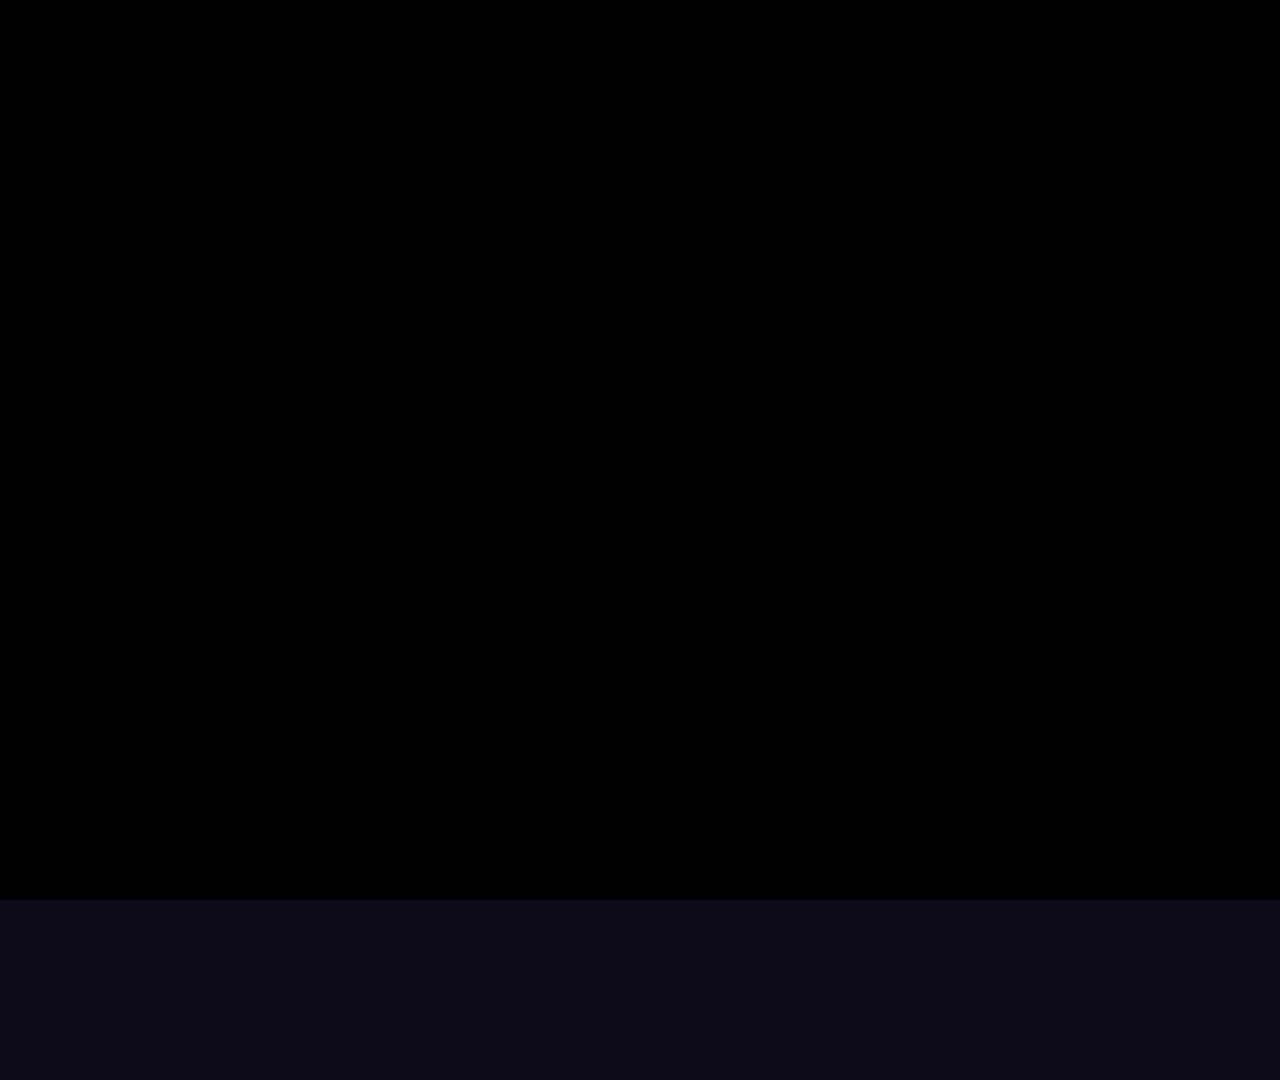
<file: marketing/video.html>
<!doctype html><html><head><meta charset="utf-8"><link rel="stylesheet" href="common.css">
<style>
html,body{width:1920px;height:1080px;overflow:hidden}
#stage{position:absolute;inset:0;overflow:hidden;background:var(--bg)}
.g{position:absolute;width:1400px;height:1400px;border-radius:50%;filter:blur(120px)}
.abs{position:absolute}
#win{position:absolute;left:210px;top:190px;width:1500px;height:700px;border-radius:22px;will-change:transform}
#win .strip{height:72px;padding:14px 16px 0;position:relative;background:#0A0815}
#win .tab{position:absolute;top:14px;height:58px;border-radius:16px 16px 0 0;padding:17px 18px;font-size:20px;font-weight:600;color:#0D0B1A;white-space:nowrap;overflow:hidden;transform-origin:50% 100%}
#win .bar{height:48px}
#win .page{height:580px;padding:44px 56px}
#win .page .l{height:18px;border-radius:9px;margin-bottom:22px;background:var(--lc,#2A2447)}
#win .page .l.h{height:32px;width:40%;background:#3a3263}
#stamp{right:70px;bottom:56px;font-size:64px;border-width:6px;padding:10px 30px;opacity:0}
.fav{display:inline-block;width:14px;height:14px;border-radius:50%;margin-right:10px;vertical-align:-1px}
.big{position:absolute;left:0;right:0;text-align:center;font-weight:800;letter-spacing:-4px;line-height:1}
.hid{opacity:0}
.card{position:absolute;width:640px;height:250px;background:var(--panel);border:1px solid var(--line);border-radius:28px;padding:36px 40px;overflow:hidden;box-shadow:0 24px 60px #0008}
.card:before{content:"";position:absolute;left:0;right:0;top:0;height:8px;background:var(--c)}
.card .ic{height:70px;font-size:64px;font-weight:800;color:var(--c);line-height:70px}
.card h3{margin:10px 0 6px;font-size:40px;letter-spacing:-1px}.card p{margin:0;color:var(--muted);font-size:25px;line-height:1.35}
.pill{position:absolute;padding:14px 30px;border-radius:999px;background:var(--panel);border:1px solid var(--line);font-weight:600;font-size:30px}
</style></head><body>
<div id="stage">
 <div class="g" id="gA" style="background:#8B5CF645"></div><div class="g" id="gB" style="background:#FF4D8D30"></div><div class="g" id="gC" style="background:#FFB54725"></div>
 <div class="big" id="sound" style="top:50px;font-size:96px;letter-spacing:-3px">Sound familiar?</div>
 <div id="win" class="bw">
  <div class="strip" id="strip"></div>
  <div class="bar"><i></i><i></i><i></i><b></b></div>
  <div class="page"><div class="l h"></div><div class="l" style="width:92%"></div><div class="l" style="width:78%"></div><div class="l" style="width:86%"></div><div class="l" style="width:60%"></div><div class="l" style="width:70%"></div><div class="l" style="width:30%"></div>
   <div class="stamp" id="stamp">BLOCKED</div></div>
 </div>
 <div class="big" id="counter" style="top:930px;font-size:84px;letter-spacing:-2px"></div>
 <div class="big" id="t1" style="top:120px;font-size:158px">Only three tabs.</div>
 <div class="big grad" id="t2" style="top:290px;font-size:158px"><span class="grad">Total focus.</span></div>
 <div class="big" id="t3" style="top:480px;font-size:40px;letter-spacing:0;font-weight:400;color:var(--muted)">Your browser isn't a hoarding space.</div>
 <div id="keys" class="abs" style="left:0;right:0;top:90px;text-align:center"><span class="cap"><span class="key" id="k1" style="font-size:40px;padding:14px 34px">Ctrl</span><span class="key" id="k2" style="font-size:40px;padding:14px 34px">T</span></span></div>
 <div class="pill" id="bp" style="right:110px;top:100px;font-size:34px;color:var(--pink);border-color:var(--pink)">Blocked today: <b id="bn">0</b></div>
 <div class="big" id="c1" style="top:925px;font-size:74px">Try opening a <span class="grad">fourth.</span></div>
 <div class="big" id="c2" style="top:925px;font-size:74px">Blocked. <span class="grad">Automatically.</span></div>
 <div class="big" id="fh" style="top:120px;font-size:96px">Small. Sharp. <span class="grad">Honest.</span></div>
 <div class="card" id="f0" style="left:300px;top:310px;--c:var(--violet)"><div class="ic">1–50</div><h3>Your limit</h3><p>Three by default. Adjust it to anything you need.</p></div>
 <div class="card" id="f1" style="left:980px;top:310px;--c:var(--pink)"><div class="ic">↪</div><h3>Block or redirect</h3><p>Drop the new tab, or open its link right where you are.</p></div>
 <div class="card" id="f2" style="left:300px;top:600px;--c:var(--amber)"><div class="ic"><svg width="56" height="64" viewBox="0 0 24 28"><path d="M12 1l9 4v7c0 6-4 11-9 14C7 23 3 18 3 12V5z" fill="none" stroke="#FFB547" stroke-width="2.4" stroke-linejoin="round"/><path d="M8 13l3 3 5-6" fill="none" stroke="#FFB547" stroke-width="2.4" stroke-linecap="round" stroke-linejoin="round"/></svg></div><h3>Zero tracking</h3><p>No analytics, no accounts. Settings stay on your device.</p></div>
 <div class="card" id="f3" style="left:980px;top:600px;--c:var(--violet)"><div class="ic" style="background:linear-gradient(90deg,var(--violet),var(--pink));-webkit-background-clip:text;color:transparent">&lt;/&gt;</div><h3>Free &amp; open source</h3><p>MIT licensed. Read it, fork it, make it better.</p></div>
 <div class="abs" id="ring" style="left:810px;top:190px;width:300px;height:300px;border-radius:50%;border:4px solid var(--violet)"></div>
 <img id="logo" class="abs logo" src="logo.svg" style="left:790px;top:170px;width:340px">
 <div class="big" id="o1" style="top:540px;font-size:180px">Three<span class="grad">Tabs</span></div>
 <div class="big" id="o2" style="top:745px;font-size:44px;letter-spacing:0;font-weight:600;color:var(--muted)">Only three tabs. Total focus.</div>
 <div class="abs" id="pills" style="left:0;right:0;top:830px;text-align:center"><span class="pill" style="position:static;margin:0 8px;display:inline-block">Chrome</span><span class="pill" style="position:static;margin:0 8px;display:inline-block">Edge</span><span class="pill" style="position:static;margin:0 8px;display:inline-block">Firefox</span><span class="pill" style="position:static;margin:0 8px;display:inline-block">Brave</span></div>
 <div class="pill" id="url" style="left:50%;top:940px;margin-left:-280px;width:560px;text-align:center;border-color:#8B5CF6;font-size:32px">mkalmousli.github.io/ThreeTabs</div>
 <div class="abs" id="kofi" style="left:0;right:0;top:1022px;text-align:center;color:var(--muted);font-size:24px">Free forever · <img src="kofi.svg" width="22" height="22" style="filter:invert(1);vertical-align:-4px;opacity:.7"> ko-fi.com/mkalmousli</div>
 <div class="abs" id="flash" style="inset:0;background:var(--pink);opacity:0;pointer-events:none"></div>
 <div class="abs" id="wflash" style="inset:0;background:#fff;opacity:0;pointer-events:none"></div>
 <div class="abs" id="fade" style="inset:0;background:#000;pointer-events:none"></div>
</div>
<script>
const TL = window.TL;
const clamp=(x,a=0,b=1)=>Math.min(b,Math.max(a,x)), P=(t,a,b)=>clamp((t-a)/(b-a)), lerp=(a,b,x)=>a+(b-a)*x;
const outCubic=x=>1-Math.pow(1-x,3), inOutCubic=x=>x<.5?4*x*x*x:1-Math.pow(-2*x+2,3)/2;
const outBack=x=>{const c1=1.70158,c3=c1+1;return 1+c3*Math.pow(x-1,3)+c1*Math.pow(x-1,2)}, inBack=x=>{const c1=1.70158,c3=c1+1;return c3*x*x*x-c1*x*x};
const bump=(t,t0,k=8)=>t<t0?0:Math.exp(-(t-t0)*k);
const $=id=>document.getElementById(id);
const hex=h=>[1,3,5].map(i=>parseInt(h.slice(i,i+2),16)), mix=(a,b,x)=>'rgb('+hex(a).map((v,i)=>Math.round(lerp(v,hex(b)[i],x))).join(',')+')';
const NAMES=['YouTube','Reddit','Inbox (214)','Shopping','News','Maps','Recipes','Cat videos','Twitter','Docs','Stack Overflow','Weather','Sale!','Wiki','Netflix','Jira','Slack','Photos','Trailer','Flights','Podcast','Blog','Forum','Deals','Chat','Mail','Quiz','Music','Memes','Draft'];
const CHAOS=['#3a3263','#4a2f5c','#2f3f63','#5c3350','#3b4a5e','#52405f'];
const FINAL=['#8B5CF6','#FF4D8D','#FFB547'], FNAME=['Docs','Editor','Music'];
const FAV=['#FF4D8D','#8B5CF6','#FFB547','#3EE0B0','#5AA9FF'];
const strip=$('strip'), tabs=[];
for(let i=0;i<TL.spawn.length;i++){const d=document.createElement('div');d.className='tab';d.innerHTML='<span class="fav" style="background:'+FAV[i%5]+'"></span><span class="lb">'+NAMES[i]+'</span>';strip.appendChild(d);tabs.push(d);}
const intr=document.createElement('div');intr.className='tab';intr.style.background='#6B6785';intr.style.color='#fff';intr.textContent='+ New Tab';strip.appendChild(intr);
const AV=1468;
function render(t){
  // background drift
  $('gA').style.transform=`translate(${-300+40*Math.sin(t*.3)}px,${-700+30*Math.cos(t*.25)}px)`;
  $('gB').style.transform=`translate(${1100+40*Math.cos(t*.27)}px,${-600}px)`;
  $('gC').style.transform=`translate(${300+60*Math.sin(t*.2)}px,${700}px)`;
  // chaos -> clean
  const e=inOutCubic(P(t,TL.cut,TL.cut+.5));
  let nf=0;TL.spawn.forEach(s=>nf+=clamp((t-s)/.12));nf=Math.max(nf,1);
  const wc=Math.min(230,(AV-4*(nf-1))/nf);
  let x=16;
  tabs.forEach((d,i)=>{
    const sp=clamp((t-TL.spawn[i])/.12), keep=i<3;
    const w=keep?lerp(wc,230,e):lerp(wc,0,e), gap=keep?lerp(4,8,e):4*(1-e);
    const col=keep?mix(CHAOS[i%6].length?CHAOS[i%6]:'#3a3263',FINAL[i],e):CHAOS[i%6];
    d.style.left=x+'px';d.style.width=Math.max(w,0)+'px';d.style.background=col;
    const lb=d.lastChild;lb.textContent=keep&&e>.5?FNAME[i]:NAMES[i];
    d.style.display=w<2||sp<=0?'none':'block';
    d.firstChild.style.display=w<70&&e<1?'none':'inline-block';lb.style.display=w<110&&e<1?'none':'inline';
    if(keep&&e>.6){d.firstChild.style.display='none';d.style.color='#0D0B1A'}else{d.style.color='#e8e4ff'}
    const fl=keep?1+.7*(bump(t,TL.arp[i],7)):1;d.style.filter=fl>1?`brightness(${fl})`:'none';
    d.style.transform=`scaleY(${outCubic(sp)}) translateY(${(1-sp)*20}px)`;d.style.opacity=keep?1:1-e;
    x+=Math.max(w,0)+gap;
  });
  // intruder
  let iv=0,ix=0,iscale=0,irot=0;
  TL.press.forEach((p,k)=>{const S=TL.stamps[k],a=p+.08;
    if(t>=a&&t<S+.6){const g=P(t,a,a+.25),out=P(t,S+.25,S+.5);iscale=Math.max(iscale,outBack(g)*(1-inBack(out)));iv=1;
      if(t>p+.45&&t<S){const u=t-(p+.45);ix=Math.sin(u*70)*10*(1-u/.4);irot=Math.sin(u*55)*3}}});
  intr.style.left=(16+3*238)+'px';intr.style.width='230px';intr.style.display=iv?'block':'none';
  intr.style.transform=`translateX(${ix}px) rotate(${irot}deg) scaleY(${Math.max(iscale,0)})`;
  // window transform
  let sc=1,ty=0,wop=1,bl=0;
  let a=inOutCubic(P(t,3.9,4.7));sc=lerp(1,.62,a);ty=lerp(0,250,a);
  let b=inOutCubic(P(t,TL.scene3,TL.scene3+.8));sc=lerp(sc,.86,b);ty=lerp(ty,40,b);
  let c=inOutCubic(P(t,15.1,15.9));sc=lerp(sc,.72,c);ty=lerp(ty,-10,c);wop=1-c;bl=c*16;
  let sx=0,sy=0,rot=0;
  if(t<TL.cut){const k=nf/30;sx=Math.sin(t*61)*3*k;sy=Math.cos(t*47)*3*k;rot=Math.sin(t*33)*.25*k}
  TL.stamps.forEach(S=>{if(t>=S){const u=t-S;const amp=14*Math.exp(-u*14);sx+=Math.sin(u*80)*amp;sy+=Math.cos(u*70)*amp*.6}});
  const win=$('win');win.style.transform=`translate(${sx}px,${ty+sy}px) scale(${sc}) rotate(${rot}deg)`;win.style.opacity=wop;win.style.filter=bl?`blur(${bl}px)`:'none';
  win.querySelectorAll('.page .l:not(.h)').forEach(l=>l.style.setProperty('--lc',mix('#4a2a4a','#2A2447',e)));
  // stamp
  let k=-1;TL.stamps.forEach((S,i)=>{if(t>=S)k=i});const st=$('stamp');
  if(k>=0){const u=t-TL.stamps[k];const last=k===TL.stamps.length-1;
    st.style.opacity=last?(1-P(t,14.5,14.9)):(1-P(u,.35,.5));
    st.style.transform=`rotate(-8deg) scale(${lerp(2.8,1,outCubic(P(u,0,.14)))})`}else st.style.opacity=0;
  // counters
  const cnt=$('counter');cnt.style.opacity=1-P(t,3.2,3.45);
  cnt.innerHTML=`<span style="color:var(--pink)">${Math.round(nf)}</span> tabs open. <span style="color:var(--muted)">Nothing finished.</span>`;
  $('sound').style.opacity=P(t,.15,.5)*(1-P(t,3.0,3.3));$('sound').style.transform=`translateY(${(1-outCubic(P(t,.15,.6)))*30}px)`;
  // title
  const T=[['t1',TL.title,8.2],['t2',TL.title+.5,8.2],['t3',TL.title+1.4,8.2]];
  T.forEach(([id,s,end])=>{const el=$(id);const i=outCubic(P(t,s,s+.7)),o=1-outCubic(P(t,end,end+.4));el.style.opacity=i*o;el.style.transform=`translateY(${(1-i)*50-(1-o)*30}px)`});
  // keys & pill & captions
  const kv=P(t,8.8,9.1)*(1-P(t,13.6,13.9));$('keys').style.opacity=kv;
  let pr=0;TL.press.forEach(p=>{if(t>=p&&t<p+.2)pr=1});
  ['k1','k2'].forEach(id=>{const el=$(id);el.style.transform=pr?'translateY(6px)':'none';el.style.borderBottomWidth=pr?'1px':'5px';el.style.boxShadow=pr?'0 0 40px #FF4D8D99':'0 8px 24px #0006';el.style.borderColor=pr?'#FF4D8D':'#4a4180'});
  let n=0;TL.stamps.forEach(S=>{if(t>=S)n++});$('bn').textContent=n;
  let pb=0;TL.stamps.forEach(S=>pb=Math.max(pb,bump(t,S,10)));
  $('bp').style.opacity=P(t,10.0,10.2)*(1-P(t,14.6,14.9));$('bp').style.transform=`scale(${1+.18*pb})`;
  $('c1').style.opacity=P(t,8.8,9.2)*(1-P(t,9.9,10.1));$('c1').style.transform=`translateY(${(1-outCubic(P(t,8.8,9.3)))*30}px)`;
  $('c2').style.opacity=P(t,10.2,10.6)*(1-P(t,14.5,14.9));$('c2').style.transform=`translateY(${(1-outCubic(P(t,10.2,10.7)))*30}px)`;
  // features
  const fo=1-P(t,20.9,21.3);
  const fh=$('fh');fh.style.opacity=P(t,15.2,15.6)*fo;fh.style.transform=`translateY(${(1-outCubic(P(t,15.2,15.7)))*30-(1-fo)*30}px)`;
  TL.feats.forEach((s,i)=>{const el=$('f'+i),g=P(t,s,s+.55);el.style.opacity=clamp(g*2)*fo;el.style.transform=`translateY(${(1-outBack(g))*90-(1-fo)*40}px) scale(${lerp(.92,1,outBack(g))})`});
  // outro
  const O=TL.outro, lg=P(t,O+.1,O+.8);
  $('logo').style.opacity=clamp(lg*3);$('logo').style.transform=`scale(${lerp(.3,1,outBack(lg))}) rotate(${(1-outCubic(lg))*-12}deg)`;
  const rp=P(t,O+.1,O+1.4);$('ring').style.opacity=(1-rp)*.8*(t>=O?1:0);$('ring').style.transform=`scale(${lerp(.9,3.6,outCubic(rp))})`;
  const o1=outCubic(P(t,O+.7,O+1.3));$('o1').style.opacity=o1;$('o1').style.transform=`translateY(${(1-o1)*40}px)`;
  const o2=outCubic(P(t,O+1.0,O+1.6));$('o2').style.opacity=o2;$('o2').style.transform=`translateY(${(1-o2)*30}px)`;
  const pl=$('pills').children;TL.pills.forEach((s,i)=>{const g=outBack(P(t,s,s+.35));pl[i].style.opacity=clamp(g*3);pl[i].style.transform=`translateY(${(1-g)*30}px) scale(${lerp(.8,1,g)})`});
  const u=outCubic(P(t,TL.url,TL.url+.6));$('url').style.opacity=u;$('url').style.transform=`translateY(${(1-u)*30}px)`;
  $('kofi').style.opacity=P(t,25.0,25.6);
  // flashes + fades
  let fl=0;TL.stamps.forEach(S=>fl=Math.max(fl,.16*bump(t,S,16)));$('flash').style.opacity=fl;
  $('wflash').style.opacity=.28*bump(t,TL.cut,9)+.2*bump(t,O,7);
  $('fade').style.opacity=Math.max(1-P(t,0,.35),P(t,27.3,28));
}
window.render=render;render(0);
</script></body></html>
</file>
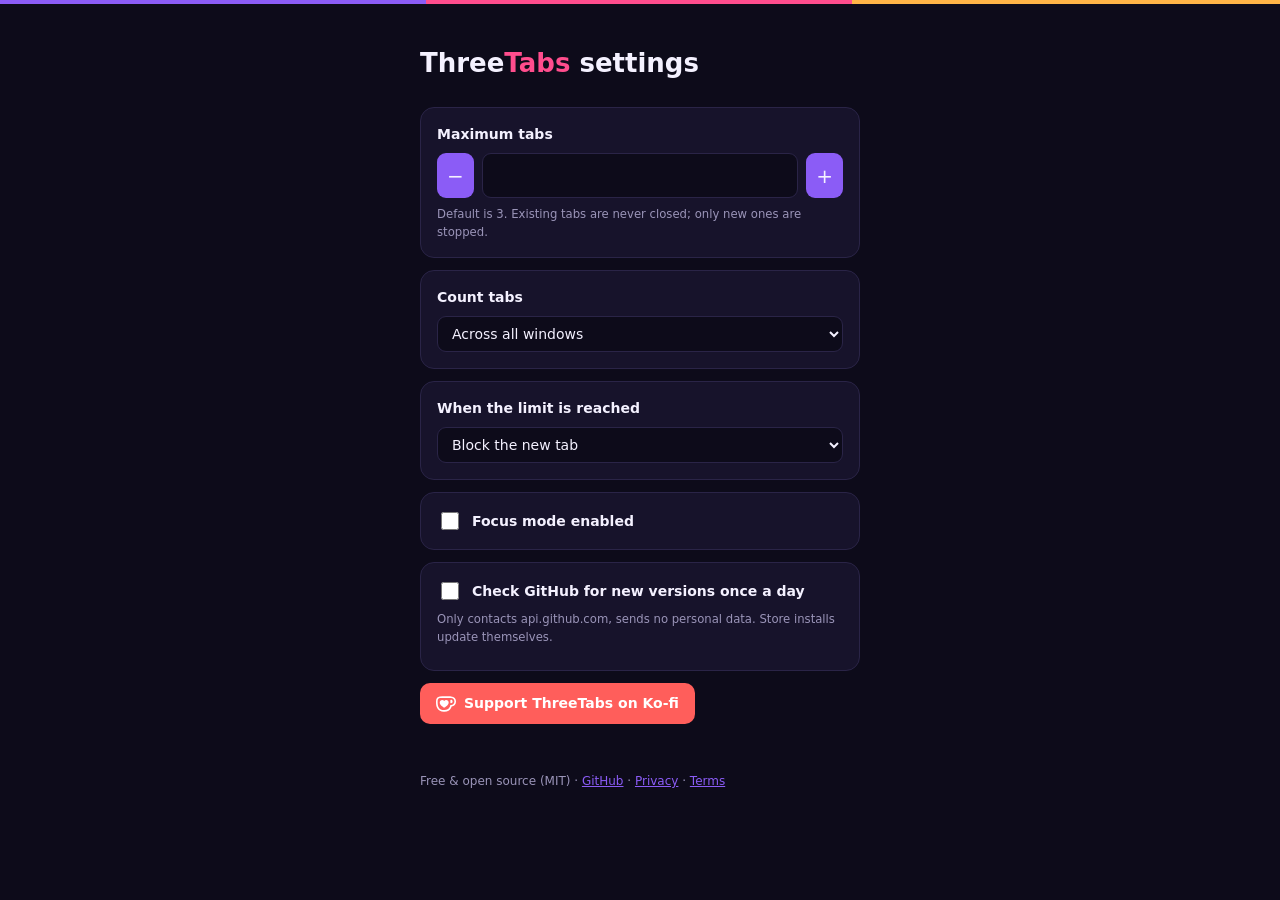
<file: extension/pages/options.html>
<!doctype html><html><head><meta charset="utf-8"><title>ThreeTabs settings</title><link rel="stylesheet" href="theme.css"><link rel="stylesheet" href="options.css"></head>
<body><div class="tri"></div>
<main>
  <h1>Three<span>Tabs</span> settings</h1>
  <section>
    <label for="limit">Maximum tabs</label>
    <div class="stepper"><button id="minus" aria-label="fewer">−</button><input id="limit" type="number" min="1" max="50"><button id="plus" aria-label="more">+</button></div>
    <small>Default is 3. Existing tabs are never closed; only new ones are stopped.</small>
  </section>
  <section>
    <label for="scope">Count tabs</label>
    <select id="scope"><option value="all">Across all windows</option><option value="window">Per window</option></select>
  </section>
  <section>
    <label for="mode">When the limit is reached</label>
    <select id="mode"><option value="block">Block the new tab</option><option value="redirect">Open links in the current tab instead</option></select>
  </section>
  <section>
    <label class="inline"><input type="checkbox" id="enabled"> Focus mode enabled</label>
  </section>
  <section>
    <label class="inline"><input type="checkbox" id="checkUpdates"> Check GitHub for new versions once a day</label>
    <small>Only contacts api.github.com, sends no personal data. Store installs update themselves.</small>
    <small id="ver"></small>
  </section>
  <a class="kofi" href="https://ko-fi.com/mkalmousli" target="_blank" rel="noopener"><img src="kofi.svg" alt="" width="20" height="20"> Support ThreeTabs on Ko-fi</a>
  <p id="saved" aria-live="polite"></p>
  <footer>Free &amp; open source (MIT) · <a href="https://github.com/mkalmousli/ThreeTabs">GitHub</a> · <a href="https://mkalmousli.github.io/ThreeTabs/privacy.html">Privacy</a> · <a href="https://mkalmousli.github.io/ThreeTabs/terms.html">Terms</a></footer>
</main><script src="options.js"></script></body></html>
</file>
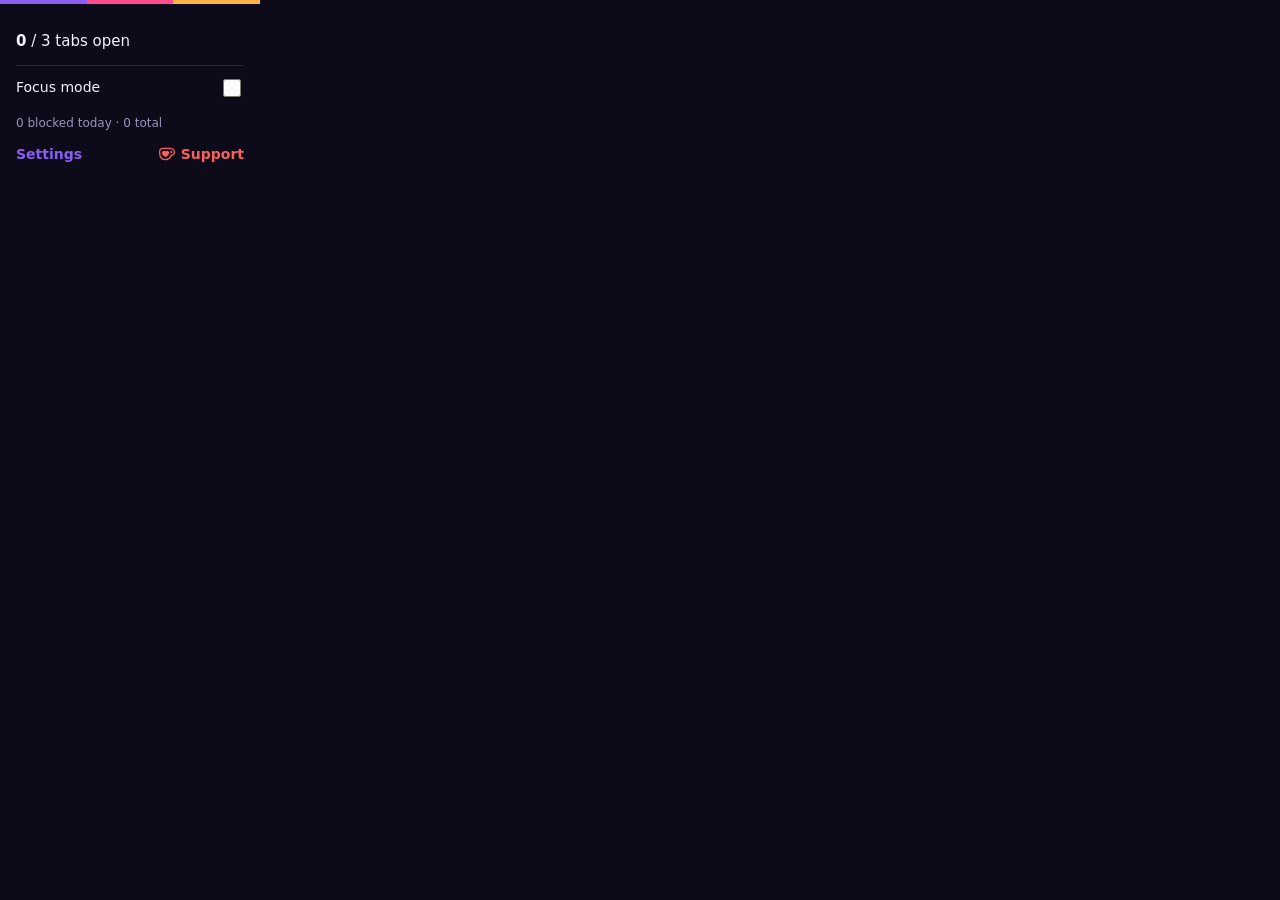
<file: extension/pages/popup.html>
<!doctype html><html><head><meta charset="utf-8"><link rel="stylesheet" href="theme.css"><link rel="stylesheet" href="popup.css"></head>
<body><div class="tri"></div>
<main>
  <div class="slots" id="slots"></div>
  <p class="count"><b id="n">0</b> / <span id="lim">3</span> tabs open</p>
  <label class="row"><span>Focus mode</span><input type="checkbox" id="enabled"></label>
  <p class="stat"><span id="today">0</span> blocked today · <span id="total">0</span> total</p>
  <a href="https://github.com/mkalmousli/ThreeTabs/releases/latest" target="_blank" rel="noopener" id="upd" hidden></a>
  <div class="foot"><a href="#" id="opts">Settings</a><a class="kofi" href="https://ko-fi.com/mkalmousli" target="_blank" rel="noopener"><i aria-hidden="true"></i> Support</a></div>
</main><script src="popup.js"></script></body></html>
</file>
<file: docs/legal.css>
:root{--bg:#0D0B1A;--panel:#17132B;--line:#2A2447;--text:#F4F1FF;--muted:#9A94B8;--violet:#8B5CF6;--pink:#FF4D8D;--amber:#FFB547}
*{box-sizing:border-box}body{margin:0;background:var(--bg);color:var(--text);font:17px/1.7 system-ui,-apple-system,"Segoe UI",Roboto,sans-serif}
.tri{height:4px;background:linear-gradient(90deg,var(--violet) 0 33.3%,var(--pink) 33.3% 66.6%,var(--amber) 66.6%)}
main{max-width:720px;margin:0 auto;padding:32px 20px 64px}
a{color:var(--violet)}nav a{text-decoration:none;font-weight:700;color:var(--text)}
h1{font-size:clamp(32px,6vw,48px);letter-spacing:-1px;margin:28px 0 4px}h2{font-size:22px;margin:36px 0 8px;color:var(--amber)}
.meta{color:var(--muted);margin:0 0 24px}.tldr{background:var(--panel);border:1px solid var(--line);border-left:4px solid var(--pink);border-radius:12px;padding:14px 18px}
code{background:var(--panel);border:1px solid var(--line);padding:1px 6px;border-radius:6px;font-size:14px}
li{margin:4px 0}table{width:100%;border-collapse:collapse;font-size:15px}td,th{border-bottom:1px solid var(--line);padding:8px;text-align:left;vertical-align:top}th{color:var(--muted)}
footer{color:var(--muted);font-size:14px;margin-top:48px}
</file>
<file: marketing/common.css>
@font-face{font-family:Inter;font-weight:400;src:url(fonts/inter-latin-400-normal.woff2)}
@font-face{font-family:Inter;font-weight:600;src:url(fonts/inter-latin-600-normal.woff2)}
@font-face{font-family:Inter;font-weight:800;src:url(fonts/inter-latin-800-normal.woff2)}
:root{--bg:#0D0B1A;--panel:#17132B;--line:#2A2447;--text:#F4F1FF;--muted:#9A94B8;--violet:#8B5CF6;--pink:#FF4D8D;--amber:#FFB547}
*{box-sizing:border-box}
html,body{margin:0;background:var(--bg);font-family:Inter,"DejaVu Sans",sans-serif;color:var(--text);-webkit-font-smoothing:antialiased}
.grad{background:linear-gradient(90deg,var(--violet),var(--pink),var(--amber));-webkit-background-clip:text;background-clip:text;color:transparent}
.glow{position:absolute;inset:0;background:radial-gradient(40% 50% at 12% 0%,#8B5CF640,transparent),radial-gradient(35% 45% at 100% 20%,#FF4D8D30,transparent),radial-gradient(45% 45% at 50% 110%,#FFB54728,transparent)}
/* browser mock */
.bw{background:#120F24;border:1px solid var(--line);border-radius:16px;box-shadow:0 30px 80px #000a;overflow:hidden;position:relative}
.bw .strip{height:54px;background:#0A0815;padding:10px 12px 0;display:flex;gap:6px;position:relative}
.bw .tab{width:150px;height:44px;border-radius:12px 12px 0 0;padding:12px 14px;font-size:14px;font-weight:600;color:#0D0B1A;white-space:nowrap}
.tab.v{background:var(--violet)}.tab.p{background:var(--pink)}.tab.a{background:var(--amber)}.tab.g{background:#6B6785;color:#fff}
.bw .bar{height:40px;background:#17132B;display:flex;align-items:center;gap:8px;padding:0 14px;border-bottom:1px solid var(--line)}
.bar i{width:10px;height:10px;border-radius:50%;background:var(--line)}.bar b{flex:1;height:22px;border-radius:11px;background:#0D0B1A;margin-left:10px}
.bw .page{padding:28px 32px;position:relative}
.page .l{height:12px;border-radius:6px;background:var(--line);margin-bottom:14px}.page .l.h{height:22px;width:50%;background:#3a3263}
.stamp{position:absolute;border:4px solid var(--pink);color:var(--pink);font-weight:800;letter-spacing:4px;padding:6px 18px;border-radius:10px;transform:rotate(-8deg);font-size:30px;background:#0D0B1Acc}
.cap{display:inline-flex;gap:6px;align-items:center}
.key{background:linear-gradient(#2c2552,#1d1840);border:1px solid #4a4180;border-bottom-width:5px;border-radius:12px;padding:10px 22px;font-weight:600;font-size:28px;box-shadow:0 8px 24px #0006}
.logo{border-radius:22%}
</file>
<file: extension/pages/theme.css>
:root{--bg:#0D0B1A;--panel:#17132B;--line:#2A2447;--text:#F4F1FF;--muted:#9A94B8;--violet:#8B5CF6;--pink:#FF4D8D;--amber:#FFB547;}
*{box-sizing:border-box}
body{margin:0;background:var(--bg);color:var(--text);font:14px/1.5 system-ui,-apple-system,"Segoe UI",Roboto,sans-serif}
.tri{height:4px;background:linear-gradient(90deg,var(--violet) 0 33.3%,var(--pink) 33.3% 66.6%,var(--amber) 66.6%)}
button,input,select{font:inherit;color:inherit}
</file>
<file: extension/pages/options.css>
main{max-width:480px;margin:40px auto;padding:0 20px}
h1{font-size:26px;margin:0 0 24px}h1 span{color:var(--pink)}
section{background:var(--panel);border:1px solid var(--line);border-radius:14px;padding:16px;margin-bottom:12px}
label{display:block;font-weight:600;margin-bottom:8px}label.inline{display:flex;gap:10px;align-items:center;margin:0}
small{display:block;color:var(--muted);margin-top:8px}
select,input[type=number]{background:var(--bg);border:1px solid var(--line);border-radius:9px;padding:8px 10px;width:100%}
.stepper{display:flex;gap:8px}.stepper input{text-align:center;font-size:18px}
.stepper button{width:44px;border:0;border-radius:9px;background:var(--violet);font-size:20px;cursor:pointer}
input[type=checkbox]{accent-color:var(--violet);width:18px;height:18px}
#saved{color:var(--amber);height:20px}footer{color:var(--muted);font-size:12px}a{color:var(--violet)}
.kofi{display:inline-flex;gap:8px;align-items:center;background:#FF5E5B;color:#fff;font-weight:700;padding:10px 16px;border-radius:10px;text-decoration:none}.kofi img{filter:invert(1)}
</file>
<file: extension/pages/popup.css>
body{width:260px}
main{padding:16px}
.slots{display:flex;gap:6px;margin-bottom:10px}
.slot{flex:1;height:34px;border-radius:9px 9px 3px 3px;background:var(--panel);border:1px dashed var(--line)}
.slot.on:nth-child(3n+1){background:var(--violet);border:0}
.slot.on:nth-child(3n+2){background:var(--pink);border:0}
.slot.on:nth-child(3n){background:var(--amber);border:0}
.count{margin:0 0 12px;font-size:15px}
.row{display:flex;justify-content:space-between;align-items:center;padding:10px 0;border-top:1px solid var(--line)}
.stat{color:var(--muted);margin:4px 0 12px;font-size:12px}
a{color:var(--violet);text-decoration:none;font-weight:600}
input[type=checkbox]{accent-color:var(--violet);width:18px;height:18px}
.foot{display:flex;justify-content:space-between;align-items:center}
.kofi{display:inline-flex;gap:6px;align-items:center;color:#FF5E5B}.kofi i{width:16px;height:16px;background:currentColor;-webkit-mask:url(kofi.svg) center/contain no-repeat;mask:url(kofi.svg) center/contain no-repeat}
#upd{display:block;background:var(--amber);color:#0D0B1A;padding:8px 10px;border-radius:9px;margin-bottom:12px;font-size:12px;text-align:center}
#upd[hidden]{display:none}
</file>
